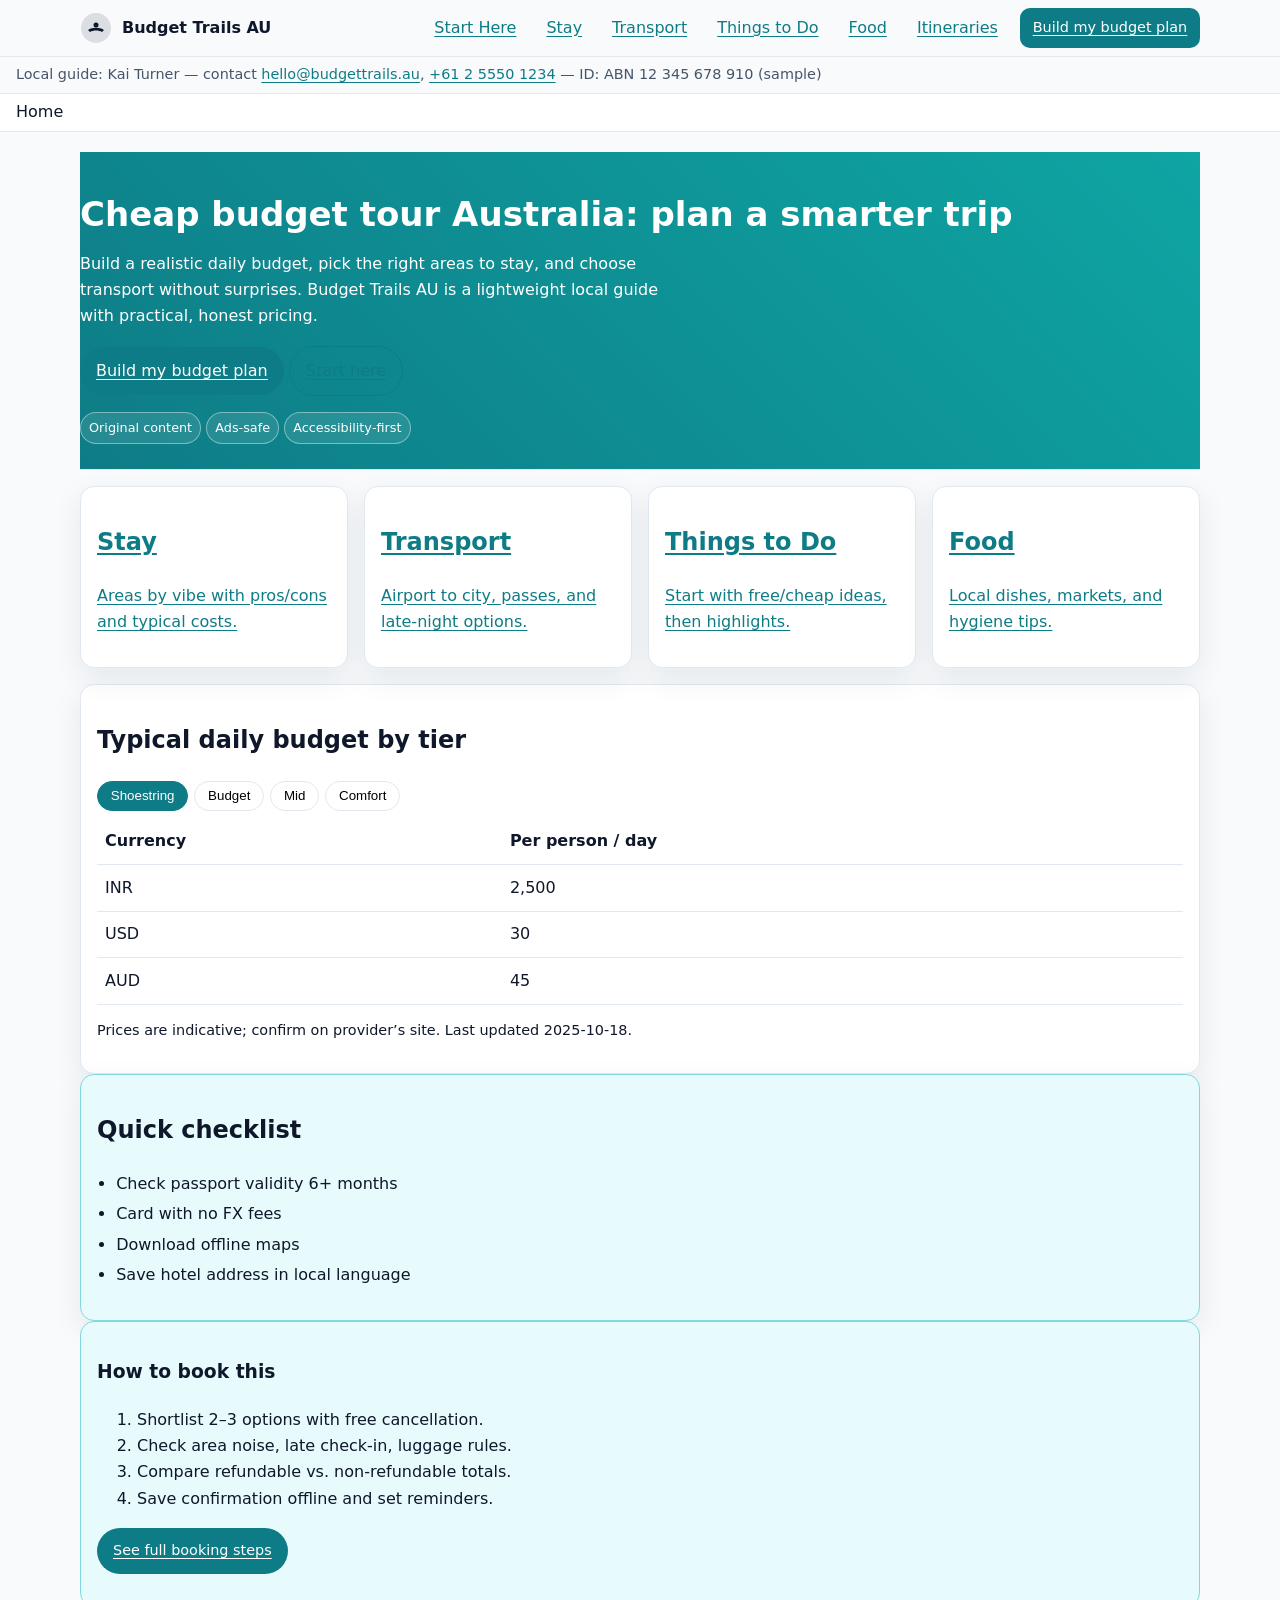
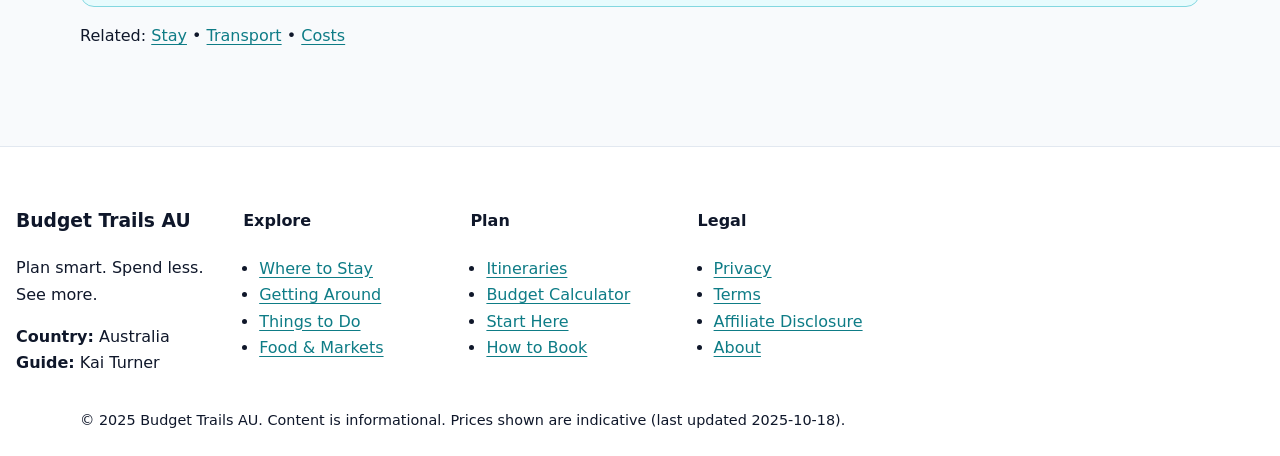
<file: index.html>
<!DOCTYPE html>
<html lang="en">
<head>
<meta charset="utf-8">
<meta name="viewport" content="width=device-width, initial-scale=1">
<title>Budget Trails AU — local budget guide for Australia</title>
<meta name="description" content="Budget Trails AU: practical, original tips to plan an affordable trip in Australia.">
<link rel="preload" href="assets/styles.css" as="style">
<link rel="stylesheet" href="assets/styles.css">
<script defer src="assets/site.js"></script>
<meta name="theme-color" content="#0e7c86">
</head>
<body>
<a class="skip-link" href="#main">Skip to content</a>
<header class="site-header" role="banner">
  <div class="container row between center">
    <a class="brand" href="index.html">
      <svg class="logo" viewBox="0 0 64 64" aria-hidden="true">
        <circle cx="32" cy="32" r="30" fill="currentColor" opacity=".12"/>
        <path d="M16 36c8-6 24-6 32 0l-4 4c-6-4-18-4-24 0l-4-4z" fill="currentColor"/>
        <circle cx="32" cy="26" r="5" fill="currentColor"/>
      </svg>
      <span class="brand-text">Budget Trails AU</span>
    </a>
    <nav class="site-nav" aria-label="Primary">
      <button class="nav-toggle" aria-expanded="false" aria-controls="nav-list">Menu</button>
      <ul id="nav-list">
        <li><a href="start-here.html">Start Here</a></li>
        <li><a href="stay.html">Stay</a></li>
        <li><a href="transport.html">Transport</a></li>
        <li><a href="things-to-do.html">Things to Do</a></li>
        <li><a href="food.html">Food</a></li>
        <li><a href="itineraries.html">Itineraries</a></li>
        <li><a href="costs.html" class="btn small">Build my budget plan</a></li>
      </ul>
    </nav>
  </div>
  <div class="contact-meta" role="note">
    Local guide: Kai Turner — contact <a href="mailto:hello@budgettrails.au">hello@budgettrails.au</a>, <a href="tel:+61 2 5550 1234">+61 2 5550 1234</a> — ID: ABN 12 345 678 910 (sample)
  </div>
</header>
<nav class="breadcrumb" aria-label="Breadcrumb"><ol><li aria-current="page">Home</li></ol></nav>
<main id="main" class="container">

<section class="hero splash reveal">
  <h1>Cheap budget tour Australia: plan a smarter trip</h1>
  <p>Build a realistic daily budget, pick the right areas to stay, and choose transport without surprises. Budget Trails AU is a lightweight local guide with practical, honest pricing.</p>
  <p><a class="btn" href="costs.html">Build my budget plan</a> <a class="btn ghost" href="start-here.html">Start here</a></p>
  <div class="trust" style="margin-top: 1rem;">
    <span class="badge" style="background:rgba(255,255,255,.1); border-color:rgba(255,255,255,.4); color:white;">Original content</span>
    <span class="badge" style="background:rgba(255,255,255,.1); border-color:rgba(255,255,255,.4); color:white;">Ads‑safe</span>
    <span class="badge" style="background:rgba(255,255,255,.1); border-color:rgba(255,255,255,.4); color:white;">Accessibility‑first</span>
  </div>
</section>
<section class="grid two reveal">
  <a class="card" href="stay.html"><h2>Stay</h2><p>Areas by vibe with pros/cons and typical costs.</p></a>
  <a class="card" href="transport.html"><h2>Transport</h2><p>Airport to city, passes, and late‑night options.</p></a>
  <a class="card" href="things-to-do.html"><h2>Things to Do</h2><p>Start with free/cheap ideas, then highlights.</p></a>
  <a class="card" href="food.html"><h2>Food</h2><p>Local dishes, markets, and hygiene tips.</p></a>
</section>

<section class="card">
  <h2>Typical daily budget by tier</h2>
  <div class="tabs" role="tablist" aria-label="Budget tiers">
    <button role="tab" aria-selected="true" aria-controls="tab-ss" id="tabbtn-ss">Shoestring</button>
    <button role="tab" aria-selected="false" aria-controls="tab-bu" id="tabbtn-bu">Budget</button>
    <button role="tab" aria-selected="false" aria-controls="tab-mi" id="tabbtn-mi">Mid</button>
    <button role="tab" aria-selected="false" aria-controls="tab-co" id="tabbtn-co">Comfort</button>
  </div>
  <div id="tab-ss" role="tabpanel" aria-labelledby="tabbtn-ss">
    <table class="striped">
      <thead><tr><th>Currency</th><th>Per person / day</th></tr></thead>
      <tbody>
        <tr><td>INR</td><td data-bind="tier.Shoestring.inr">2,500</td></tr>
        <tr><td>USD</td><td data-bind="tier.Shoestring.usd">30</td></tr>
        <tr><td>AUD</td><td data-bind="tier.Shoestring.local">45</td></tr>
      </tbody>
    </table>
  </div>
  <div id="tab-bu" role="tabpanel" aria-labelledby="tabbtn-bu" hidden>
    <table class="striped"><thead><tr><th>Currency</th><th>Per person / day</th></tr></thead>
      <tbody>
        <tr><td>INR</td><td data-bind="tier.Budget.inr">4,500</td></tr>
        <tr><td>USD</td><td data-bind="tier.Budget.usd">55</td></tr>
        <tr><td>AUD</td><td data-bind="tier.Budget.local">80</td></tr>
      </tbody>
    </table>
  </div>
  <div id="tab-mi" role="tabpanel" aria-labelledby="tabbtn-mi" hidden>
    <table class="striped"><thead><tr><th>Currency</th><th>Per person / day</th></tr></thead>
      <tbody>
        <tr><td>INR</td><td data-bind="tier.Mid.inr">9,000</td></tr>
        <tr><td>USD</td><td data-bind="tier.Mid.usd">110</td></tr>
        <tr><td>AUD</td><td data-bind="tier.Mid.local">160</td></tr>
      </tbody>
    </table>
  </div>
  <div id="tab-co" role="tabpanel" aria-labelledby="tabbtn-co" hidden>
    <table class="striped"><thead><tr><th>Currency</th><th>Per person / day</th></tr></thead>
      <tbody>
        <tr><td>INR</td><td data-bind="tier.Comfort.inr">17,000</td></tr>
        <tr><td>USD</td><td data-bind="tier.Comfort.usd">210</td></tr>
        <tr><td>AUD</td><td data-bind="tier.Comfort.local">300</td></tr>
      </tbody>
    </table>
  </div>
  <p class="small">Prices are indicative; confirm on provider’s site. Last updated <span data-bind="last_updated">2025-10-18</span>.</p>
</section>


<section class="card notice info">
  <h2>Quick checklist</h2>
  <ul class="checklist"><li>Check passport validity 6+ months</li><li>Card with no FX fees</li><li>Download offline maps</li><li>Save hotel address in local language</li></ul>
</section>


<section class="notice info">
  <h3>How to book this</h3>
  <ol class="compact">
    <li>Shortlist 2–3 options with free cancellation.</li>
    <li>Check area noise, late check-in, luggage rules.</li>
    <li>Compare refundable vs. non-refundable totals.</li>
    <li>Save confirmation offline and set reminders.</li>
  </ol>
  <p><a class="btn small" href="how-to-book.html">See full booking steps</a></p>
</section>


<p class="related">Related: <a href="stay.html">Stay</a> • <a href="transport.html">Transport</a> • <a href="costs.html">Costs</a></p>


</main>
<footer class="site-footer" role="contentinfo">
  <div class="container grid four">
    <section>
      <h3>Budget Trails AU</h3>
      <p class="tagline">Plan smart. Spend less. See more.</p>
      <p><strong>Country:</strong> Australia<br>
      <strong>Guide:</strong> Kai Turner</p>
    </section>
    <section>
      <h4>Explore</h4>
      <ul class="list">
        <li><a href="stay.html">Where to Stay</a></li>
        <li><a href="transport.html">Getting Around</a></li>
        <li><a href="things-to-do.html">Things to Do</a></li>
        <li><a href="food.html">Food & Markets</a></li>
      </ul>
    </section>
    <section>
      <h4>Plan</h4>
      <ul class="list">
        <li><a href="itineraries.html">Itineraries</a></li>
        <li><a href="costs.html">Budget Calculator</a></li>
        <li><a href="start-here.html">Start Here</a></li>
        <li><a href="how-to-book.html">How to Book</a></li>
      </ul>
    </section>
    <section>
      <h4>Legal</h4>
      <ul class="list">
        <li><a href="privacy.html">Privacy</a></li>
        <li><a href="terms.html">Terms</a></li>
        <li><a href="affiliate-disclosure.html">Affiliate Disclosure</a></li>
        <li><a href="about.html">About</a></li>
      </ul>
    </section>
  </div>
  <div class="container small">© 2025 Budget Trails AU. Content is informational. Prices shown are indicative (last updated 2025-10-18).</div>
</footer>
</body>
</html>
</file>
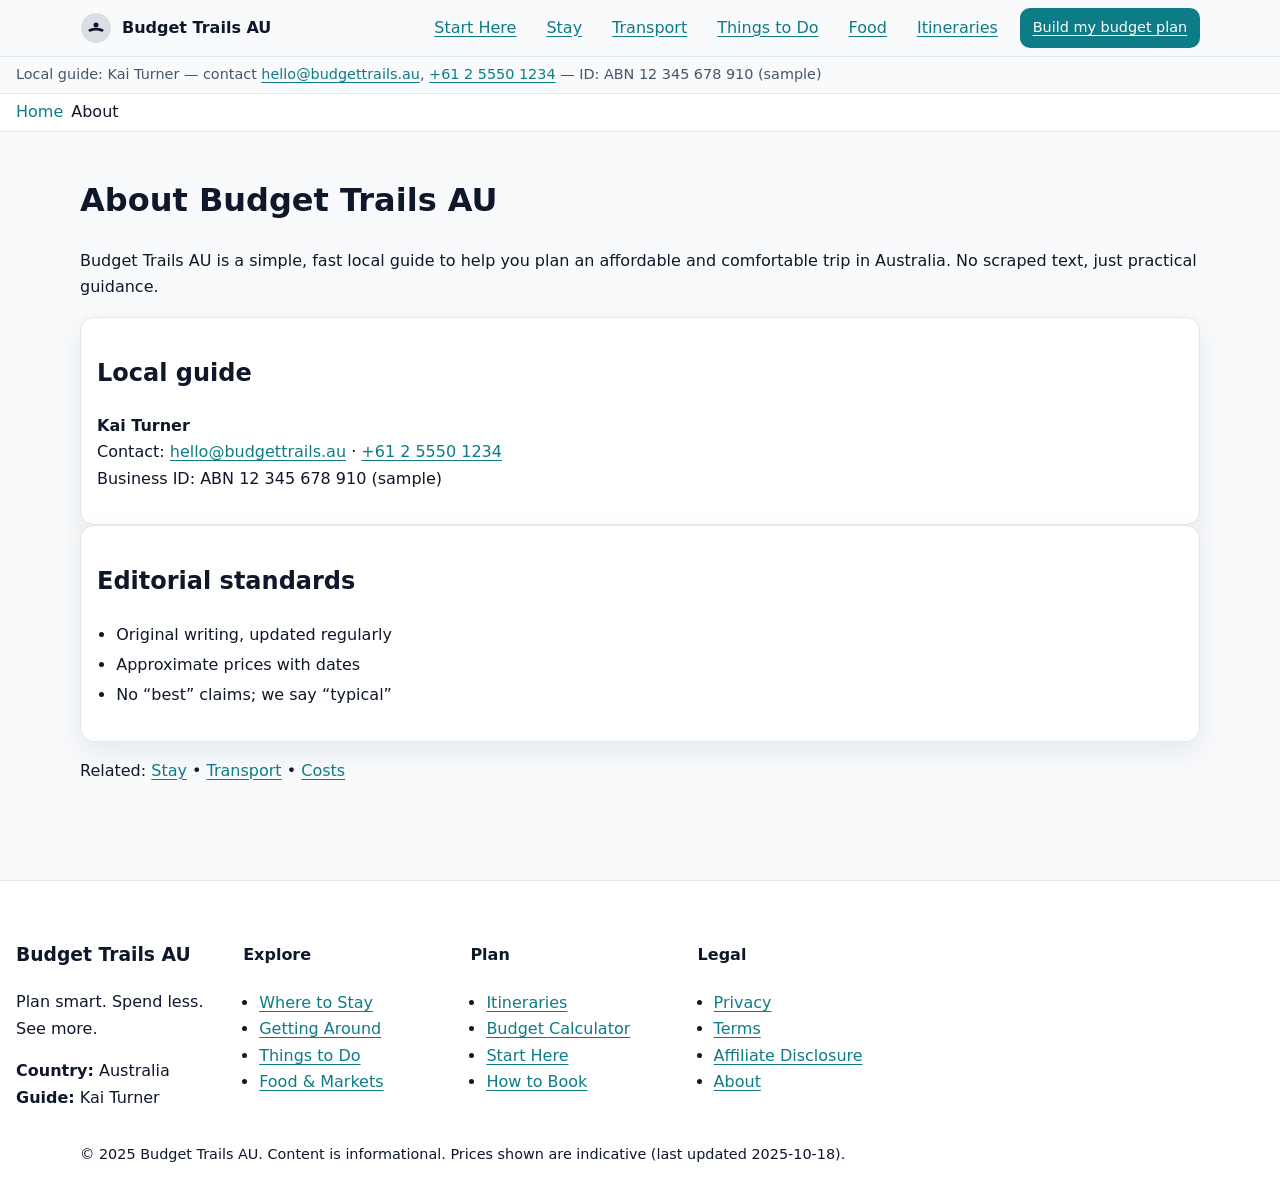
<file: about.html>
<!DOCTYPE html>
<html lang="en">
<head>
<meta charset="utf-8">
<meta name="viewport" content="width=device-width, initial-scale=1">
<title>About — Budget Trails AU</title>
<meta name="description" content="Who we are, how to contact us, and our editorial approach.">
<link rel="preload" href="assets/styles.css" as="style">
<link rel="stylesheet" href="assets/styles.css">
<script defer src="assets/site.js"></script>
<meta name="theme-color" content="#0e7c86">
</head>
<body>
<a class="skip-link" href="#main">Skip to content</a>
<header class="site-header" role="banner">
  <div class="container row between center">
    <a class="brand" href="index.html">
      <svg class="logo" viewBox="0 0 64 64" aria-hidden="true">
        <circle cx="32" cy="32" r="30" fill="currentColor" opacity=".12"/>
        <path d="M16 36c8-6 24-6 32 0l-4 4c-6-4-18-4-24 0l-4-4z" fill="currentColor"/>
        <circle cx="32" cy="26" r="5" fill="currentColor"/>
      </svg>
      <span class="brand-text">Budget Trails AU</span>
    </a>
    <nav class="site-nav" aria-label="Primary">
      <button class="nav-toggle" aria-expanded="false" aria-controls="nav-list">Menu</button>
      <ul id="nav-list">
        <li><a href="start-here.html">Start Here</a></li>
        <li><a href="stay.html">Stay</a></li>
        <li><a href="transport.html">Transport</a></li>
        <li><a href="things-to-do.html">Things to Do</a></li>
        <li><a href="food.html">Food</a></li>
        <li><a href="itineraries.html">Itineraries</a></li>
        <li><a href="costs.html" class="btn small">Build my budget plan</a></li>
      </ul>
    </nav>
  </div>
  <div class="contact-meta" role="note">
    Local guide: Kai Turner — contact <a href="mailto:hello@budgettrails.au">hello@budgettrails.au</a>, <a href="tel:+61 2 5550 1234">+61 2 5550 1234</a> — ID: ABN 12 345 678 910 (sample)
  </div>
</header>
<nav class="breadcrumb" aria-label="Breadcrumb"><ol><li><a href="index.html">Home</a></li><li aria-current="page">About</li></ol></nav>
<main id="main" class="container">

<h1>About Budget Trails AU</h1>
<p>Budget Trails AU is a simple, fast local guide to help you plan an affordable and comfortable trip in Australia. No scraped text, just practical guidance.</p>
<section class="card">
  <h2>Local guide</h2>
  <p><strong>Kai Turner</strong><br>
  Contact: <a href="mailto:hello@budgettrails.au">hello@budgettrails.au</a> · <a href="tel:+61 2 5550 1234">+61 2 5550 1234</a><br>
  Business ID: ABN 12 345 678 910 (sample)</p>
</section>
<section class="card">
  <h2>Editorial standards</h2>
  <ul class="checklist">
    <li>Original writing, updated regularly</li>
    <li>Approximate prices with dates</li>
    <li>No “best” claims; we say “typical”</li>
  </ul>
</section>

<p class="related">Related: <a href="stay.html">Stay</a> • <a href="transport.html">Transport</a> • <a href="costs.html">Costs</a></p>


</main>
<footer class="site-footer" role="contentinfo">
  <div class="container grid four">
    <section>
      <h3>Budget Trails AU</h3>
      <p class="tagline">Plan smart. Spend less. See more.</p>
      <p><strong>Country:</strong> Australia<br>
      <strong>Guide:</strong> Kai Turner</p>
    </section>
    <section>
      <h4>Explore</h4>
      <ul class="list">
        <li><a href="stay.html">Where to Stay</a></li>
        <li><a href="transport.html">Getting Around</a></li>
        <li><a href="things-to-do.html">Things to Do</a></li>
        <li><a href="food.html">Food & Markets</a></li>
      </ul>
    </section>
    <section>
      <h4>Plan</h4>
      <ul class="list">
        <li><a href="itineraries.html">Itineraries</a></li>
        <li><a href="costs.html">Budget Calculator</a></li>
        <li><a href="start-here.html">Start Here</a></li>
        <li><a href="how-to-book.html">How to Book</a></li>
      </ul>
    </section>
    <section>
      <h4>Legal</h4>
      <ul class="list">
        <li><a href="privacy.html">Privacy</a></li>
        <li><a href="terms.html">Terms</a></li>
        <li><a href="affiliate-disclosure.html">Affiliate Disclosure</a></li>
        <li><a href="about.html">About</a></li>
      </ul>
    </section>
  </div>
  <div class="container small">© 2025 Budget Trails AU. Content is informational. Prices shown are indicative (last updated 2025-10-18).</div>
</footer>
</body>
</html>
</file>
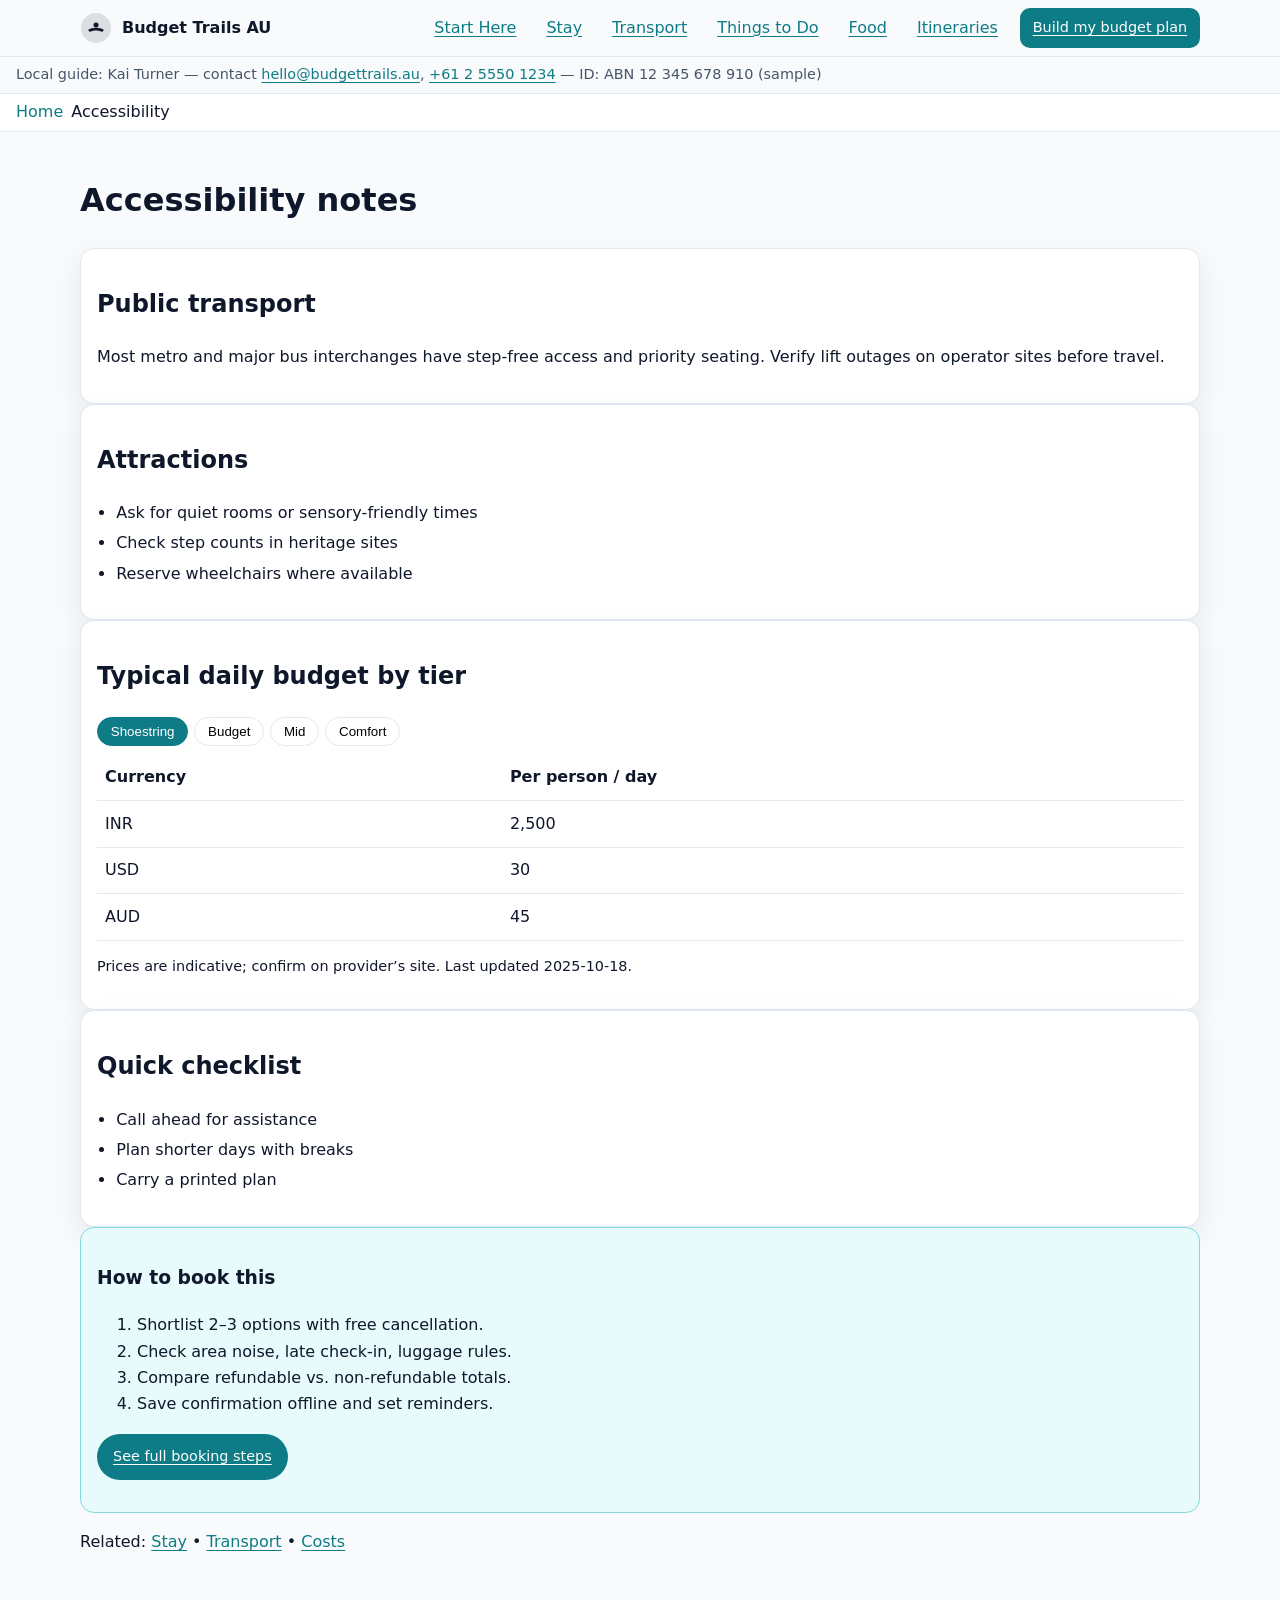
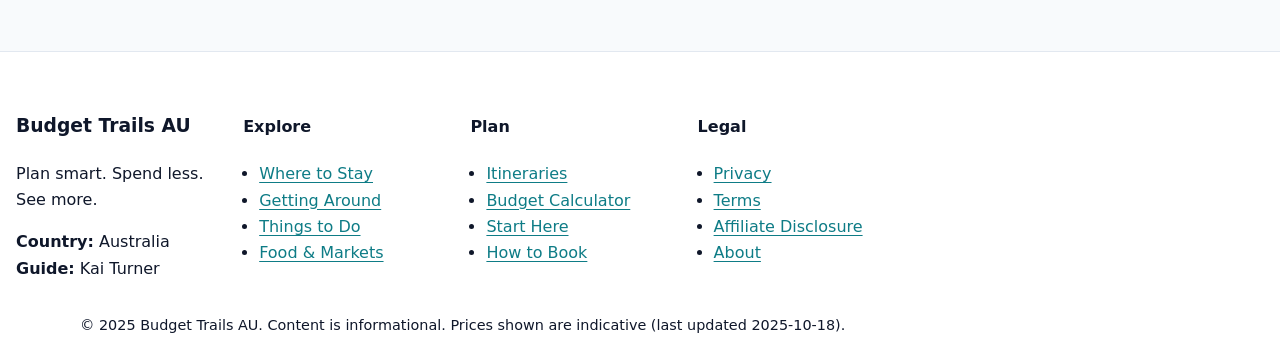
<file: accessibility.html>
<!DOCTYPE html>
<html lang="en">
<head>
<meta charset="utf-8">
<meta name="viewport" content="width=device-width, initial-scale=1">
<title>Accessibility — Budget Trails AU</title>
<meta name="description" content="Transit access, step counts, and sensory notes for calmer travel.">
<link rel="preload" href="assets/styles.css" as="style">
<link rel="stylesheet" href="assets/styles.css">
<script defer src="assets/site.js"></script>
<meta name="theme-color" content="#0e7c86">
</head>
<body>
<a class="skip-link" href="#main">Skip to content</a>
<header class="site-header" role="banner">
  <div class="container row between center">
    <a class="brand" href="index.html">
      <svg class="logo" viewBox="0 0 64 64" aria-hidden="true">
        <circle cx="32" cy="32" r="30" fill="currentColor" opacity=".12"/>
        <path d="M16 36c8-6 24-6 32 0l-4 4c-6-4-18-4-24 0l-4-4z" fill="currentColor"/>
        <circle cx="32" cy="26" r="5" fill="currentColor"/>
      </svg>
      <span class="brand-text">Budget Trails AU</span>
    </a>
    <nav class="site-nav" aria-label="Primary">
      <button class="nav-toggle" aria-expanded="false" aria-controls="nav-list">Menu</button>
      <ul id="nav-list">
        <li><a href="start-here.html">Start Here</a></li>
        <li><a href="stay.html">Stay</a></li>
        <li><a href="transport.html">Transport</a></li>
        <li><a href="things-to-do.html">Things to Do</a></li>
        <li><a href="food.html">Food</a></li>
        <li><a href="itineraries.html">Itineraries</a></li>
        <li><a href="costs.html" class="btn small">Build my budget plan</a></li>
      </ul>
    </nav>
  </div>
  <div class="contact-meta" role="note">
    Local guide: Kai Turner — contact <a href="mailto:hello@budgettrails.au">hello@budgettrails.au</a>, <a href="tel:+61 2 5550 1234">+61 2 5550 1234</a> — ID: ABN 12 345 678 910 (sample)
  </div>
</header>
<nav class="breadcrumb" aria-label="Breadcrumb"><ol><li><a href="index.html">Home</a></li><li aria-current="page">Accessibility</li></ol></nav>
<main id="main" class="container">

<h1>Accessibility notes</h1>
<section class="card">
  <h2>Public transport</h2>
  <p>Most metro and major bus interchanges have step‑free access and priority seating. Verify lift outages on operator sites before travel.</p>
</section>
<section class="card">
  <h2>Attractions</h2>
  <ul class="checklist">
    <li>Ask for quiet rooms or sensory‑friendly times</li>
    <li>Check step counts in heritage sites</li>
    <li>Reserve wheelchairs where available</li>
  </ul>
</section>

<section class="card">
  <h2>Typical daily budget by tier</h2>
  <div class="tabs" role="tablist" aria-label="Budget tiers">
    <button role="tab" aria-selected="true" aria-controls="tab-ss" id="tabbtn-ss">Shoestring</button>
    <button role="tab" aria-selected="false" aria-controls="tab-bu" id="tabbtn-bu">Budget</button>
    <button role="tab" aria-selected="false" aria-controls="tab-mi" id="tabbtn-mi">Mid</button>
    <button role="tab" aria-selected="false" aria-controls="tab-co" id="tabbtn-co">Comfort</button>
  </div>
  <div id="tab-ss" role="tabpanel" aria-labelledby="tabbtn-ss">
    <table class="striped">
      <thead><tr><th>Currency</th><th>Per person / day</th></tr></thead>
      <tbody>
        <tr><td>INR</td><td data-bind="tier.Shoestring.inr">2,500</td></tr>
        <tr><td>USD</td><td data-bind="tier.Shoestring.usd">30</td></tr>
        <tr><td>AUD</td><td data-bind="tier.Shoestring.local">45</td></tr>
      </tbody>
    </table>
  </div>
  <div id="tab-bu" role="tabpanel" aria-labelledby="tabbtn-bu" hidden>
    <table class="striped"><thead><tr><th>Currency</th><th>Per person / day</th></tr></thead>
      <tbody>
        <tr><td>INR</td><td data-bind="tier.Budget.inr">4,500</td></tr>
        <tr><td>USD</td><td data-bind="tier.Budget.usd">55</td></tr>
        <tr><td>AUD</td><td data-bind="tier.Budget.local">80</td></tr>
      </tbody>
    </table>
  </div>
  <div id="tab-mi" role="tabpanel" aria-labelledby="tabbtn-mi" hidden>
    <table class="striped"><thead><tr><th>Currency</th><th>Per person / day</th></tr></thead>
      <tbody>
        <tr><td>INR</td><td data-bind="tier.Mid.inr">9,000</td></tr>
        <tr><td>USD</td><td data-bind="tier.Mid.usd">110</td></tr>
        <tr><td>AUD</td><td data-bind="tier.Mid.local">160</td></tr>
      </tbody>
    </table>
  </div>
  <div id="tab-co" role="tabpanel" aria-labelledby="tabbtn-co" hidden>
    <table class="striped"><thead><tr><th>Currency</th><th>Per person / day</th></tr></thead>
      <tbody>
        <tr><td>INR</td><td data-bind="tier.Comfort.inr">17,000</td></tr>
        <tr><td>USD</td><td data-bind="tier.Comfort.usd">210</td></tr>
        <tr><td>AUD</td><td data-bind="tier.Comfort.local">300</td></tr>
      </tbody>
    </table>
  </div>
  <p class="small">Prices are indicative; confirm on provider’s site. Last updated <span data-bind="last_updated">2025-10-18</span>.</p>
</section>


<section class="card">
  <h2>Quick checklist</h2>
  <ul class="checklist"><li>Call ahead for assistance</li><li>Plan shorter days with breaks</li><li>Carry a printed plan</li></ul>
</section>


<section class="notice info">
  <h3>How to book this</h3>
  <ol class="compact">
    <li>Shortlist 2–3 options with free cancellation.</li>
    <li>Check area noise, late check-in, luggage rules.</li>
    <li>Compare refundable vs. non-refundable totals.</li>
    <li>Save confirmation offline and set reminders.</li>
  </ol>
  <p><a class="btn small" href="how-to-book.html">See full booking steps</a></p>
</section>


<p class="related">Related: <a href="stay.html">Stay</a> • <a href="transport.html">Transport</a> • <a href="costs.html">Costs</a></p>


</main>
<footer class="site-footer" role="contentinfo">
  <div class="container grid four">
    <section>
      <h3>Budget Trails AU</h3>
      <p class="tagline">Plan smart. Spend less. See more.</p>
      <p><strong>Country:</strong> Australia<br>
      <strong>Guide:</strong> Kai Turner</p>
    </section>
    <section>
      <h4>Explore</h4>
      <ul class="list">
        <li><a href="stay.html">Where to Stay</a></li>
        <li><a href="transport.html">Getting Around</a></li>
        <li><a href="things-to-do.html">Things to Do</a></li>
        <li><a href="food.html">Food & Markets</a></li>
      </ul>
    </section>
    <section>
      <h4>Plan</h4>
      <ul class="list">
        <li><a href="itineraries.html">Itineraries</a></li>
        <li><a href="costs.html">Budget Calculator</a></li>
        <li><a href="start-here.html">Start Here</a></li>
        <li><a href="how-to-book.html">How to Book</a></li>
      </ul>
    </section>
    <section>
      <h4>Legal</h4>
      <ul class="list">
        <li><a href="privacy.html">Privacy</a></li>
        <li><a href="terms.html">Terms</a></li>
        <li><a href="affiliate-disclosure.html">Affiliate Disclosure</a></li>
        <li><a href="about.html">About</a></li>
      </ul>
    </section>
  </div>
  <div class="container small">© 2025 Budget Trails AU. Content is informational. Prices shown are indicative (last updated 2025-10-18).</div>
</footer>
</body>
</html>
</file>
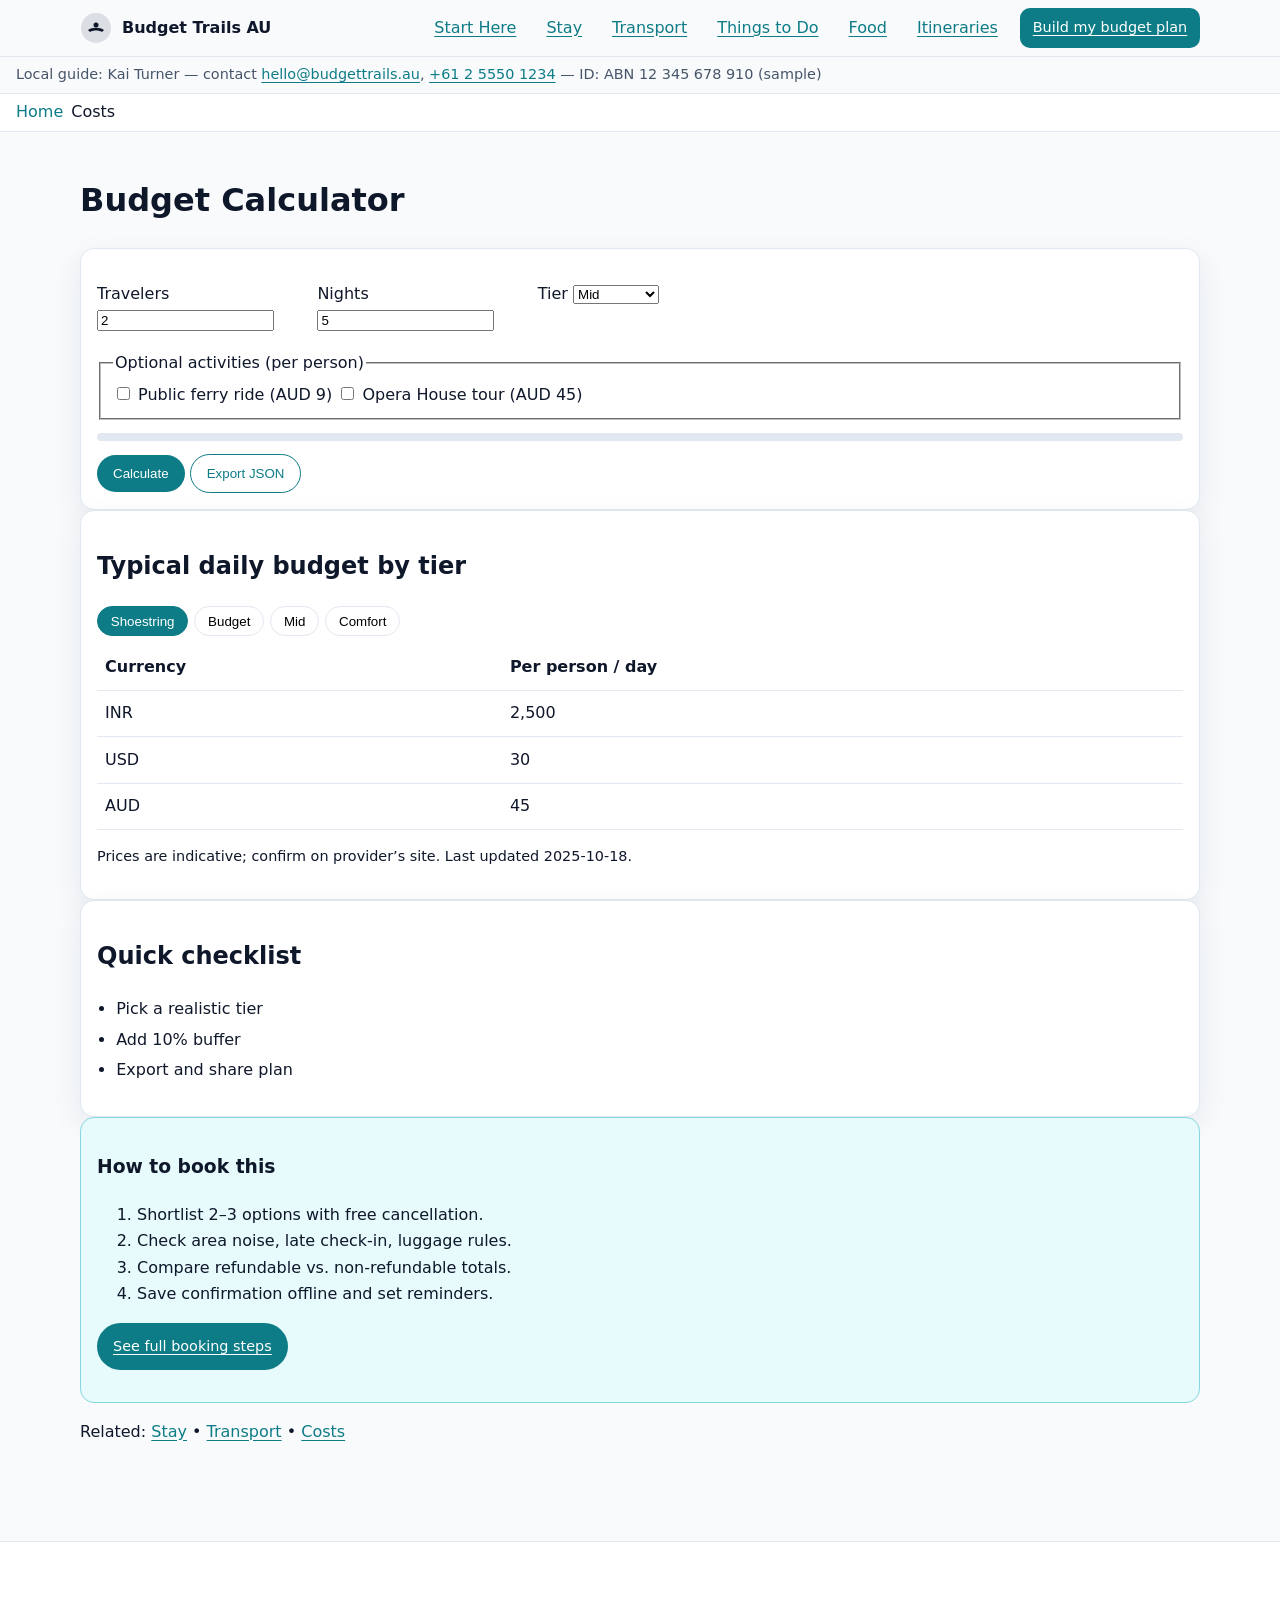
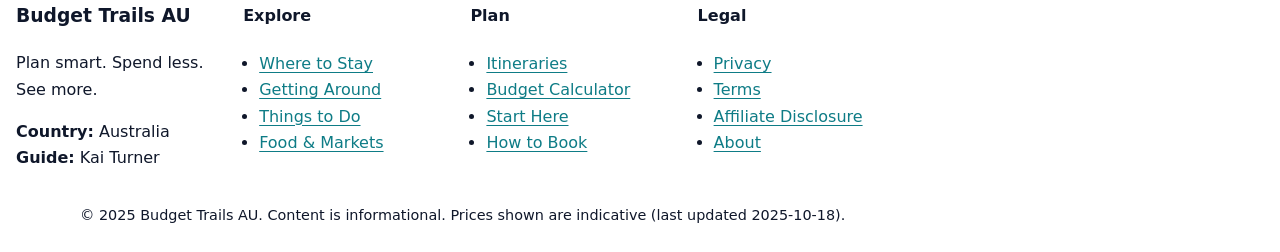
<file: costs.html>
<!DOCTYPE html>
<html lang="en">
<head>
<meta charset="utf-8">
<meta name="viewport" content="width=device-width, initial-scale=1">
<title>Costs — Budget Trails AU</title>
<meta name="description" content="Interactive calculator for a realistic budget in multiple currencies.">
<link rel="preload" href="assets/styles.css" as="style">
<link rel="stylesheet" href="assets/styles.css">
<script defer src="assets/site.js"></script>
<meta name="theme-color" content="#0e7c86">
</head>
<body>
<a class="skip-link" href="#main">Skip to content</a>
<header class="site-header" role="banner">
  <div class="container row between center">
    <a class="brand" href="index.html">
      <svg class="logo" viewBox="0 0 64 64" aria-hidden="true">
        <circle cx="32" cy="32" r="30" fill="currentColor" opacity=".12"/>
        <path d="M16 36c8-6 24-6 32 0l-4 4c-6-4-18-4-24 0l-4-4z" fill="currentColor"/>
        <circle cx="32" cy="26" r="5" fill="currentColor"/>
      </svg>
      <span class="brand-text">Budget Trails AU</span>
    </a>
    <nav class="site-nav" aria-label="Primary">
      <button class="nav-toggle" aria-expanded="false" aria-controls="nav-list">Menu</button>
      <ul id="nav-list">
        <li><a href="start-here.html">Start Here</a></li>
        <li><a href="stay.html">Stay</a></li>
        <li><a href="transport.html">Transport</a></li>
        <li><a href="things-to-do.html">Things to Do</a></li>
        <li><a href="food.html">Food</a></li>
        <li><a href="itineraries.html">Itineraries</a></li>
        <li><a href="costs.html" class="btn small">Build my budget plan</a></li>
      </ul>
    </nav>
  </div>
  <div class="contact-meta" role="note">
    Local guide: Kai Turner — contact <a href="mailto:hello@budgettrails.au">hello@budgettrails.au</a>, <a href="tel:+61 2 5550 1234">+61 2 5550 1234</a> — ID: ABN 12 345 678 910 (sample)
  </div>
</header>
<nav class="breadcrumb" aria-label="Breadcrumb"><ol><li><a href="index.html">Home</a></li><li aria-current="page">Costs</li></ol></nav>
<main id="main" class="container">

<h1>Budget Calculator</h1>
<form id="calc" class="card" novalidate>
  <div class="grid three">
    <label>Travelers <input type="number" id="trav" min="1" value="2" required></label>
    <label>Nights <input type="number" id="nights" min="1" value="5" required></label>
    <label>Tier
      <select id="tier">
        <option>Shoestring</option>
        <option>Budget</option>
        <option selected>Mid</option>
        <option>Comfort</option>
      </select>
    </label>
  </div>
  <fieldset>
    <legend>Optional activities (per person)</legend>
    <label><input type="checkbox" class="act" data-local="9"> Public ferry ride (AUD 9)</label>
    <label><input type="checkbox" class="act" data-local="45"> Opera House tour (AUD 45)</label>
  </fieldset>
  <div class="progress"><div id="prog"></div></div>
  <button class="btn" type="submit">Calculate</button>
  <button class="btn ghost" type="button" id="exportJson">Export JSON</button>
  <output id="result" aria-live="polite"></output>
</form>

<section class="card">
  <h2>Typical daily budget by tier</h2>
  <div class="tabs" role="tablist" aria-label="Budget tiers">
    <button role="tab" aria-selected="true" aria-controls="tab-ss" id="tabbtn-ss">Shoestring</button>
    <button role="tab" aria-selected="false" aria-controls="tab-bu" id="tabbtn-bu">Budget</button>
    <button role="tab" aria-selected="false" aria-controls="tab-mi" id="tabbtn-mi">Mid</button>
    <button role="tab" aria-selected="false" aria-controls="tab-co" id="tabbtn-co">Comfort</button>
  </div>
  <div id="tab-ss" role="tabpanel" aria-labelledby="tabbtn-ss">
    <table class="striped">
      <thead><tr><th>Currency</th><th>Per person / day</th></tr></thead>
      <tbody>
        <tr><td>INR</td><td data-bind="tier.Shoestring.inr">2,500</td></tr>
        <tr><td>USD</td><td data-bind="tier.Shoestring.usd">30</td></tr>
        <tr><td>AUD</td><td data-bind="tier.Shoestring.local">45</td></tr>
      </tbody>
    </table>
  </div>
  <div id="tab-bu" role="tabpanel" aria-labelledby="tabbtn-bu" hidden>
    <table class="striped"><thead><tr><th>Currency</th><th>Per person / day</th></tr></thead>
      <tbody>
        <tr><td>INR</td><td data-bind="tier.Budget.inr">4,500</td></tr>
        <tr><td>USD</td><td data-bind="tier.Budget.usd">55</td></tr>
        <tr><td>AUD</td><td data-bind="tier.Budget.local">80</td></tr>
      </tbody>
    </table>
  </div>
  <div id="tab-mi" role="tabpanel" aria-labelledby="tabbtn-mi" hidden>
    <table class="striped"><thead><tr><th>Currency</th><th>Per person / day</th></tr></thead>
      <tbody>
        <tr><td>INR</td><td data-bind="tier.Mid.inr">9,000</td></tr>
        <tr><td>USD</td><td data-bind="tier.Mid.usd">110</td></tr>
        <tr><td>AUD</td><td data-bind="tier.Mid.local">160</td></tr>
      </tbody>
    </table>
  </div>
  <div id="tab-co" role="tabpanel" aria-labelledby="tabbtn-co" hidden>
    <table class="striped"><thead><tr><th>Currency</th><th>Per person / day</th></tr></thead>
      <tbody>
        <tr><td>INR</td><td data-bind="tier.Comfort.inr">17,000</td></tr>
        <tr><td>USD</td><td data-bind="tier.Comfort.usd">210</td></tr>
        <tr><td>AUD</td><td data-bind="tier.Comfort.local">300</td></tr>
      </tbody>
    </table>
  </div>
  <p class="small">Prices are indicative; confirm on provider’s site. Last updated <span data-bind="last_updated">2025-10-18</span>.</p>
</section>


<section class="card">
  <h2>Quick checklist</h2>
  <ul class="checklist"><li>Pick a realistic tier</li><li>Add 10% buffer</li><li>Export and share plan</li></ul>
</section>


<section class="notice info">
  <h3>How to book this</h3>
  <ol class="compact">
    <li>Shortlist 2–3 options with free cancellation.</li>
    <li>Check area noise, late check-in, luggage rules.</li>
    <li>Compare refundable vs. non-refundable totals.</li>
    <li>Save confirmation offline and set reminders.</li>
  </ol>
  <p><a class="btn small" href="how-to-book.html">See full booking steps</a></p>
</section>


<p class="related">Related: <a href="stay.html">Stay</a> • <a href="transport.html">Transport</a> • <a href="costs.html">Costs</a></p>


</main>
<footer class="site-footer" role="contentinfo">
  <div class="container grid four">
    <section>
      <h3>Budget Trails AU</h3>
      <p class="tagline">Plan smart. Spend less. See more.</p>
      <p><strong>Country:</strong> Australia<br>
      <strong>Guide:</strong> Kai Turner</p>
    </section>
    <section>
      <h4>Explore</h4>
      <ul class="list">
        <li><a href="stay.html">Where to Stay</a></li>
        <li><a href="transport.html">Getting Around</a></li>
        <li><a href="things-to-do.html">Things to Do</a></li>
        <li><a href="food.html">Food & Markets</a></li>
      </ul>
    </section>
    <section>
      <h4>Plan</h4>
      <ul class="list">
        <li><a href="itineraries.html">Itineraries</a></li>
        <li><a href="costs.html">Budget Calculator</a></li>
        <li><a href="start-here.html">Start Here</a></li>
        <li><a href="how-to-book.html">How to Book</a></li>
      </ul>
    </section>
    <section>
      <h4>Legal</h4>
      <ul class="list">
        <li><a href="privacy.html">Privacy</a></li>
        <li><a href="terms.html">Terms</a></li>
        <li><a href="affiliate-disclosure.html">Affiliate Disclosure</a></li>
        <li><a href="about.html">About</a></li>
      </ul>
    </section>
  </div>
  <div class="container small">© 2025 Budget Trails AU. Content is informational. Prices shown are indicative (last updated 2025-10-18).</div>
</footer>
</body>
</html>
</file>
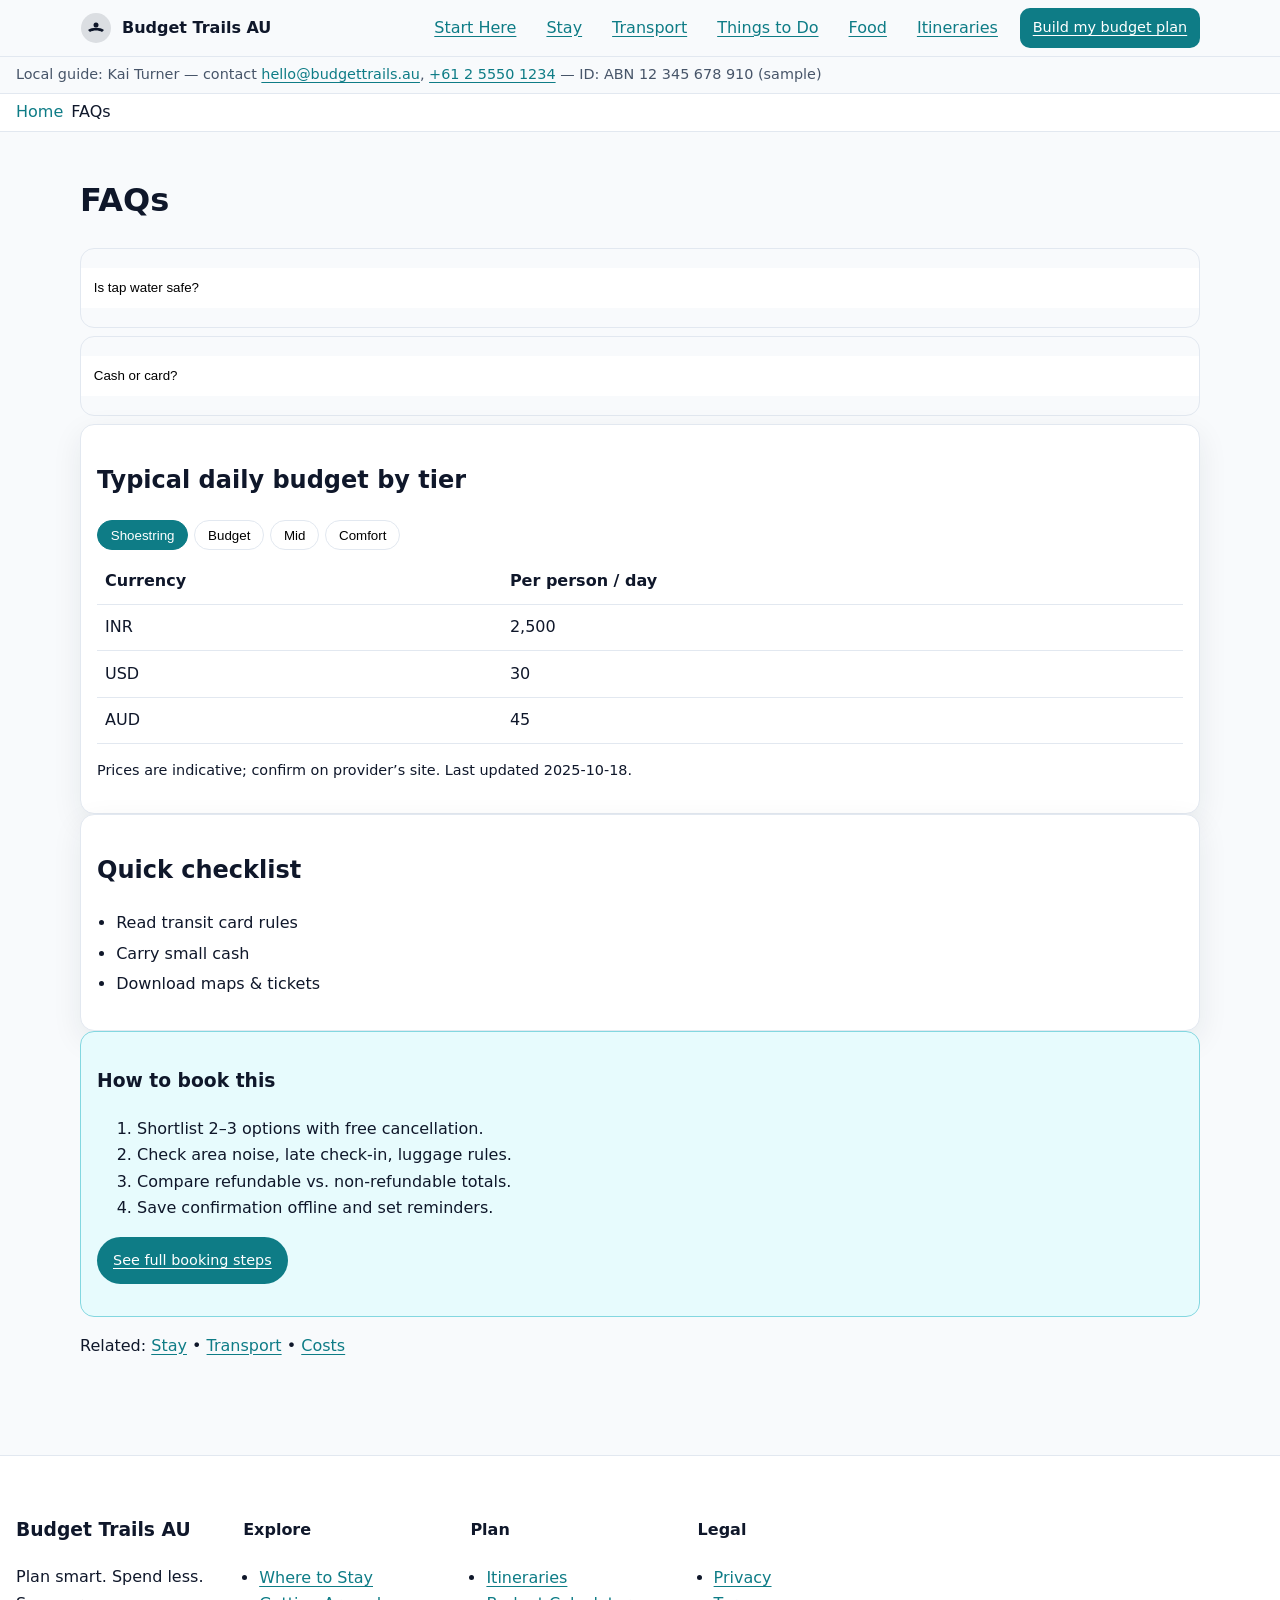
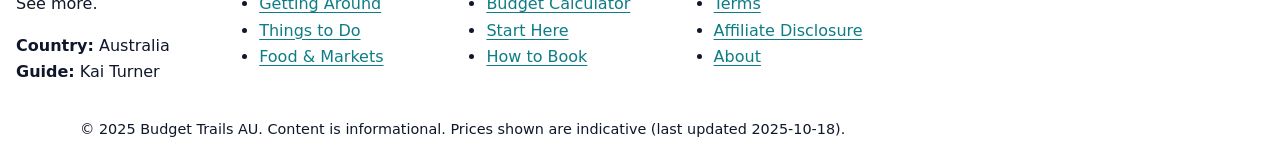
<file: faqs.html>
<!DOCTYPE html>
<html lang="en">
<head>
<meta charset="utf-8">
<meta name="viewport" content="width=device-width, initial-scale=1">
<title>FAQs — Budget Trails AU</title>
<meta name="description" content="Answers to common questions about water, tipping, SIM, cards, and more.">
<link rel="preload" href="assets/styles.css" as="style">
<link rel="stylesheet" href="assets/styles.css">
<script defer src="assets/site.js"></script>
<meta name="theme-color" content="#0e7c86">
</head>
<body>
<a class="skip-link" href="#main">Skip to content</a>
<header class="site-header" role="banner">
  <div class="container row between center">
    <a class="brand" href="index.html">
      <svg class="logo" viewBox="0 0 64 64" aria-hidden="true">
        <circle cx="32" cy="32" r="30" fill="currentColor" opacity=".12"/>
        <path d="M16 36c8-6 24-6 32 0l-4 4c-6-4-18-4-24 0l-4-4z" fill="currentColor"/>
        <circle cx="32" cy="26" r="5" fill="currentColor"/>
      </svg>
      <span class="brand-text">Budget Trails AU</span>
    </a>
    <nav class="site-nav" aria-label="Primary">
      <button class="nav-toggle" aria-expanded="false" aria-controls="nav-list">Menu</button>
      <ul id="nav-list">
        <li><a href="start-here.html">Start Here</a></li>
        <li><a href="stay.html">Stay</a></li>
        <li><a href="transport.html">Transport</a></li>
        <li><a href="things-to-do.html">Things to Do</a></li>
        <li><a href="food.html">Food</a></li>
        <li><a href="itineraries.html">Itineraries</a></li>
        <li><a href="costs.html" class="btn small">Build my budget plan</a></li>
      </ul>
    </nav>
  </div>
  <div class="contact-meta" role="note">
    Local guide: Kai Turner — contact <a href="mailto:hello@budgettrails.au">hello@budgettrails.au</a>, <a href="tel:+61 2 5550 1234">+61 2 5550 1234</a> — ID: ABN 12 345 678 910 (sample)
  </div>
</header>
<nav class="breadcrumb" aria-label="Breadcrumb"><ol><li><a href="index.html">Home</a></li><li aria-current="page">FAQs</li></ol></nav>
<main id="main" class="container">

<h1>FAQs</h1>
<div class="accordion" id="faqList"></div>

<section class="card">
  <h2>Typical daily budget by tier</h2>
  <div class="tabs" role="tablist" aria-label="Budget tiers">
    <button role="tab" aria-selected="true" aria-controls="tab-ss" id="tabbtn-ss">Shoestring</button>
    <button role="tab" aria-selected="false" aria-controls="tab-bu" id="tabbtn-bu">Budget</button>
    <button role="tab" aria-selected="false" aria-controls="tab-mi" id="tabbtn-mi">Mid</button>
    <button role="tab" aria-selected="false" aria-controls="tab-co" id="tabbtn-co">Comfort</button>
  </div>
  <div id="tab-ss" role="tabpanel" aria-labelledby="tabbtn-ss">
    <table class="striped">
      <thead><tr><th>Currency</th><th>Per person / day</th></tr></thead>
      <tbody>
        <tr><td>INR</td><td data-bind="tier.Shoestring.inr">2,500</td></tr>
        <tr><td>USD</td><td data-bind="tier.Shoestring.usd">30</td></tr>
        <tr><td>AUD</td><td data-bind="tier.Shoestring.local">45</td></tr>
      </tbody>
    </table>
  </div>
  <div id="tab-bu" role="tabpanel" aria-labelledby="tabbtn-bu" hidden>
    <table class="striped"><thead><tr><th>Currency</th><th>Per person / day</th></tr></thead>
      <tbody>
        <tr><td>INR</td><td data-bind="tier.Budget.inr">4,500</td></tr>
        <tr><td>USD</td><td data-bind="tier.Budget.usd">55</td></tr>
        <tr><td>AUD</td><td data-bind="tier.Budget.local">80</td></tr>
      </tbody>
    </table>
  </div>
  <div id="tab-mi" role="tabpanel" aria-labelledby="tabbtn-mi" hidden>
    <table class="striped"><thead><tr><th>Currency</th><th>Per person / day</th></tr></thead>
      <tbody>
        <tr><td>INR</td><td data-bind="tier.Mid.inr">9,000</td></tr>
        <tr><td>USD</td><td data-bind="tier.Mid.usd">110</td></tr>
        <tr><td>AUD</td><td data-bind="tier.Mid.local">160</td></tr>
      </tbody>
    </table>
  </div>
  <div id="tab-co" role="tabpanel" aria-labelledby="tabbtn-co" hidden>
    <table class="striped"><thead><tr><th>Currency</th><th>Per person / day</th></tr></thead>
      <tbody>
        <tr><td>INR</td><td data-bind="tier.Comfort.inr">17,000</td></tr>
        <tr><td>USD</td><td data-bind="tier.Comfort.usd">210</td></tr>
        <tr><td>AUD</td><td data-bind="tier.Comfort.local">300</td></tr>
      </tbody>
    </table>
  </div>
  <p class="small">Prices are indicative; confirm on provider’s site. Last updated <span data-bind="last_updated">2025-10-18</span>.</p>
</section>


<section class="card">
  <h2>Quick checklist</h2>
  <ul class="checklist"><li>Read transit card rules</li><li>Carry small cash</li><li>Download maps & tickets</li></ul>
</section>


<section class="notice info">
  <h3>How to book this</h3>
  <ol class="compact">
    <li>Shortlist 2–3 options with free cancellation.</li>
    <li>Check area noise, late check-in, luggage rules.</li>
    <li>Compare refundable vs. non-refundable totals.</li>
    <li>Save confirmation offline and set reminders.</li>
  </ol>
  <p><a class="btn small" href="how-to-book.html">See full booking steps</a></p>
</section>


<p class="related">Related: <a href="stay.html">Stay</a> • <a href="transport.html">Transport</a> • <a href="costs.html">Costs</a></p>


</main>
<footer class="site-footer" role="contentinfo">
  <div class="container grid four">
    <section>
      <h3>Budget Trails AU</h3>
      <p class="tagline">Plan smart. Spend less. See more.</p>
      <p><strong>Country:</strong> Australia<br>
      <strong>Guide:</strong> Kai Turner</p>
    </section>
    <section>
      <h4>Explore</h4>
      <ul class="list">
        <li><a href="stay.html">Where to Stay</a></li>
        <li><a href="transport.html">Getting Around</a></li>
        <li><a href="things-to-do.html">Things to Do</a></li>
        <li><a href="food.html">Food & Markets</a></li>
      </ul>
    </section>
    <section>
      <h4>Plan</h4>
      <ul class="list">
        <li><a href="itineraries.html">Itineraries</a></li>
        <li><a href="costs.html">Budget Calculator</a></li>
        <li><a href="start-here.html">Start Here</a></li>
        <li><a href="how-to-book.html">How to Book</a></li>
      </ul>
    </section>
    <section>
      <h4>Legal</h4>
      <ul class="list">
        <li><a href="privacy.html">Privacy</a></li>
        <li><a href="terms.html">Terms</a></li>
        <li><a href="affiliate-disclosure.html">Affiliate Disclosure</a></li>
        <li><a href="about.html">About</a></li>
      </ul>
    </section>
  </div>
  <div class="container small">© 2025 Budget Trails AU. Content is informational. Prices shown are indicative (last updated 2025-10-18).</div>
</footer>
</body>
</html>
</file>
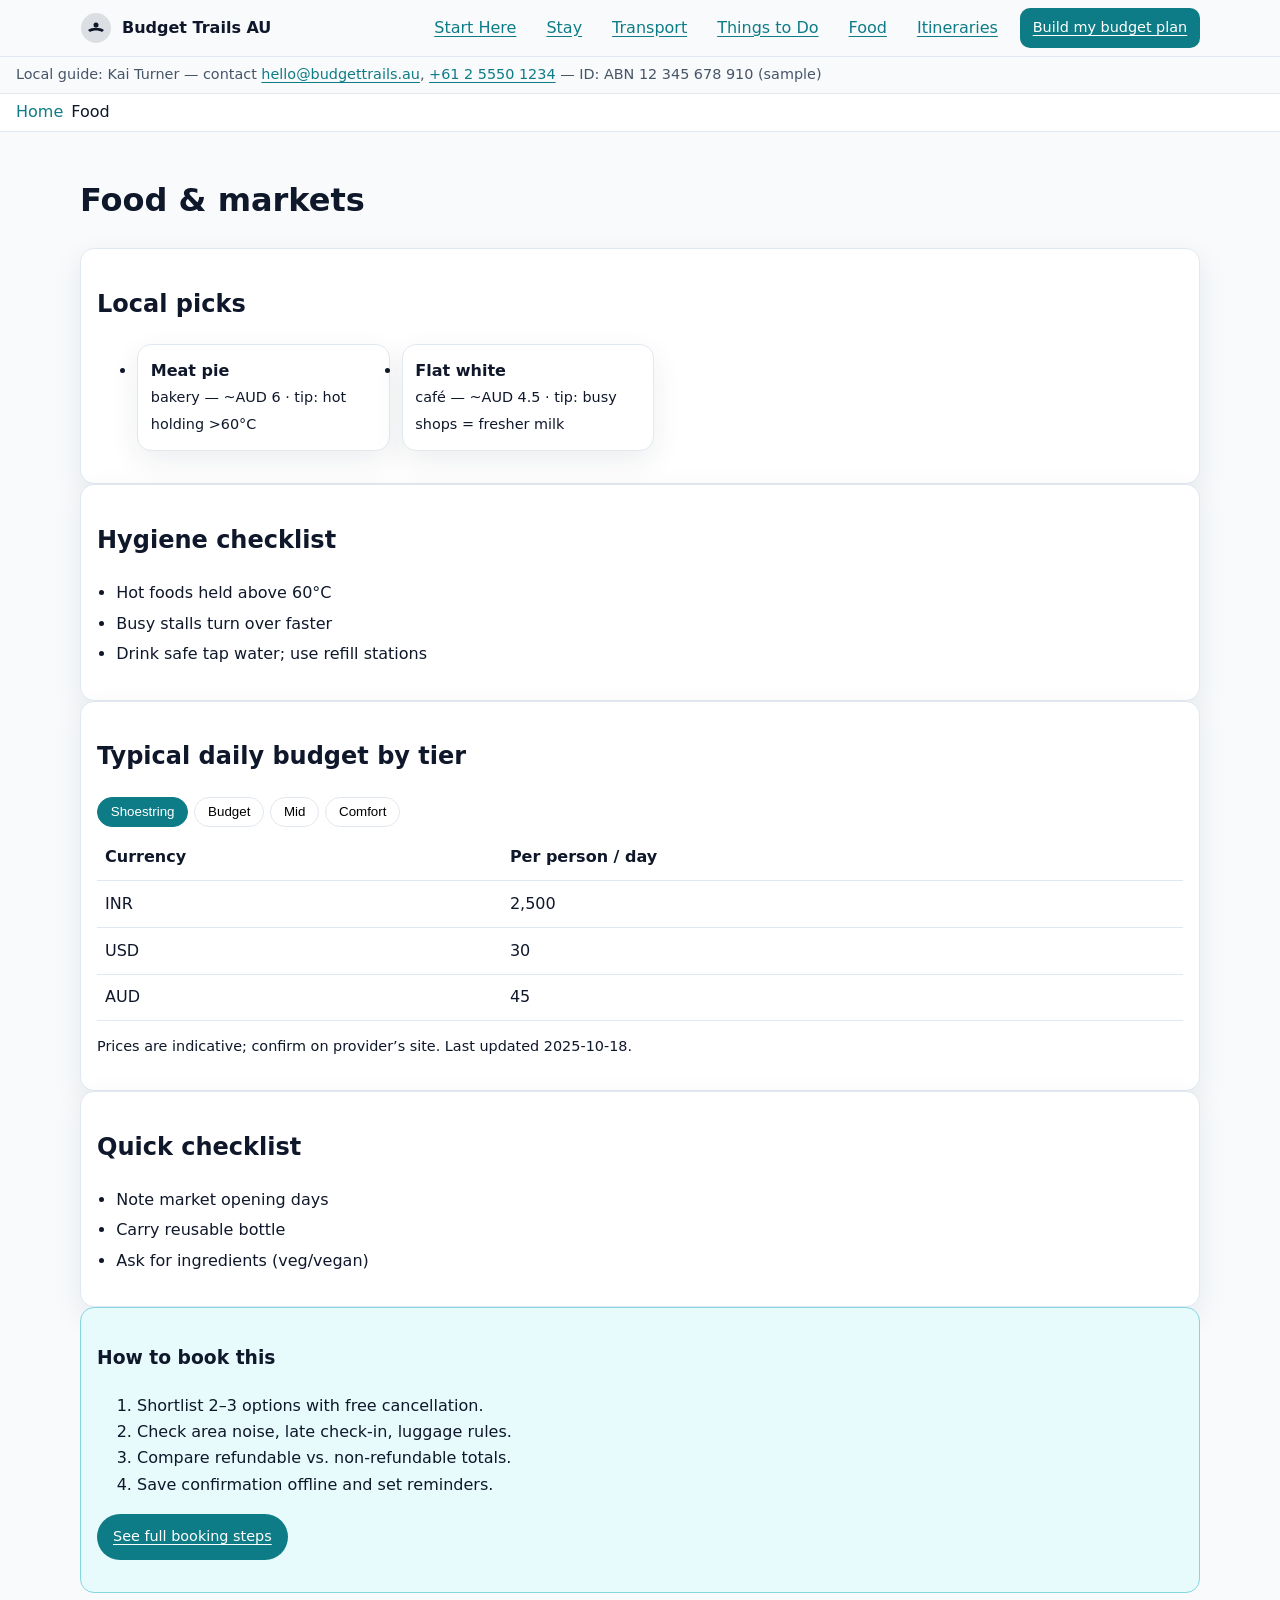
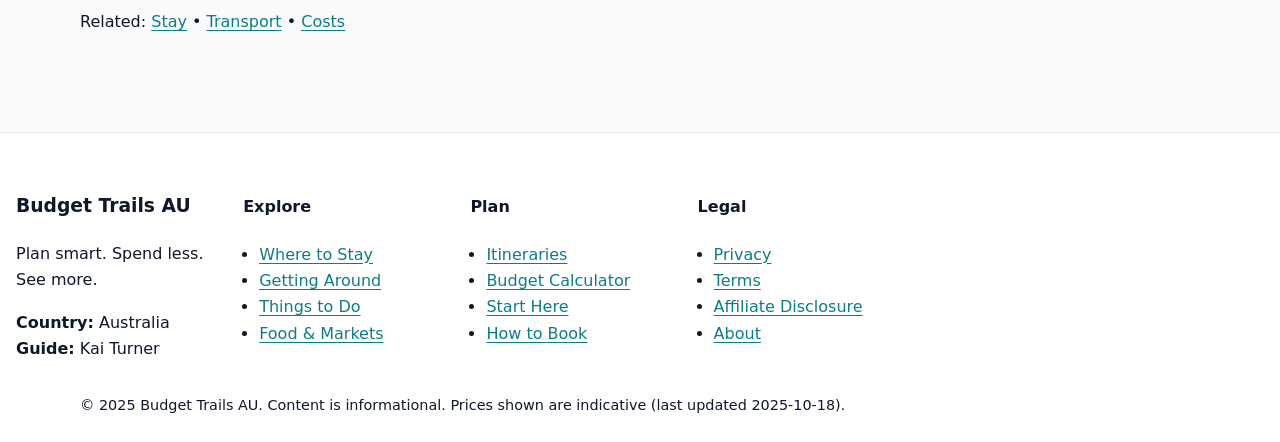
<file: food.html>
<!DOCTYPE html>
<html lang="en">
<head>
<meta charset="utf-8">
<meta name="viewport" content="width=device-width, initial-scale=1">
<title>Food — Budget Trails AU</title>
<meta name="description" content="Local dishes, markets, costs, and hygiene basics.">
<link rel="preload" href="assets/styles.css" as="style">
<link rel="stylesheet" href="assets/styles.css">
<script defer src="assets/site.js"></script>
<meta name="theme-color" content="#0e7c86">
</head>
<body>
<a class="skip-link" href="#main">Skip to content</a>
<header class="site-header" role="banner">
  <div class="container row between center">
    <a class="brand" href="index.html">
      <svg class="logo" viewBox="0 0 64 64" aria-hidden="true">
        <circle cx="32" cy="32" r="30" fill="currentColor" opacity=".12"/>
        <path d="M16 36c8-6 24-6 32 0l-4 4c-6-4-18-4-24 0l-4-4z" fill="currentColor"/>
        <circle cx="32" cy="26" r="5" fill="currentColor"/>
      </svg>
      <span class="brand-text">Budget Trails AU</span>
    </a>
    <nav class="site-nav" aria-label="Primary">
      <button class="nav-toggle" aria-expanded="false" aria-controls="nav-list">Menu</button>
      <ul id="nav-list">
        <li><a href="start-here.html">Start Here</a></li>
        <li><a href="stay.html">Stay</a></li>
        <li><a href="transport.html">Transport</a></li>
        <li><a href="things-to-do.html">Things to Do</a></li>
        <li><a href="food.html">Food</a></li>
        <li><a href="itineraries.html">Itineraries</a></li>
        <li><a href="costs.html" class="btn small">Build my budget plan</a></li>
      </ul>
    </nav>
  </div>
  <div class="contact-meta" role="note">
    Local guide: Kai Turner — contact <a href="mailto:hello@budgettrails.au">hello@budgettrails.au</a>, <a href="tel:+61 2 5550 1234">+61 2 5550 1234</a> — ID: ABN 12 345 678 910 (sample)
  </div>
</header>
<nav class="breadcrumb" aria-label="Breadcrumb"><ol><li><a href="index.html">Home</a></li><li aria-current="page">Food</li></ol></nav>
<main id="main" class="container">

<h1>Food & markets</h1>
<section class="card">
  <h2>Local picks</h2>
  <ul class="list-cards" id="foodList"></ul>
</section>
<section class="card">
  <h2>Hygiene checklist</h2>
  <ul class="checklist">
    <li>Hot foods held above 60°C</li>
    <li>Busy stalls turn over faster</li>
    <li>Drink safe tap water; use refill stations</li>
  </ul>
</section>

<section class="card">
  <h2>Typical daily budget by tier</h2>
  <div class="tabs" role="tablist" aria-label="Budget tiers">
    <button role="tab" aria-selected="true" aria-controls="tab-ss" id="tabbtn-ss">Shoestring</button>
    <button role="tab" aria-selected="false" aria-controls="tab-bu" id="tabbtn-bu">Budget</button>
    <button role="tab" aria-selected="false" aria-controls="tab-mi" id="tabbtn-mi">Mid</button>
    <button role="tab" aria-selected="false" aria-controls="tab-co" id="tabbtn-co">Comfort</button>
  </div>
  <div id="tab-ss" role="tabpanel" aria-labelledby="tabbtn-ss">
    <table class="striped">
      <thead><tr><th>Currency</th><th>Per person / day</th></tr></thead>
      <tbody>
        <tr><td>INR</td><td data-bind="tier.Shoestring.inr">2,500</td></tr>
        <tr><td>USD</td><td data-bind="tier.Shoestring.usd">30</td></tr>
        <tr><td>AUD</td><td data-bind="tier.Shoestring.local">45</td></tr>
      </tbody>
    </table>
  </div>
  <div id="tab-bu" role="tabpanel" aria-labelledby="tabbtn-bu" hidden>
    <table class="striped"><thead><tr><th>Currency</th><th>Per person / day</th></tr></thead>
      <tbody>
        <tr><td>INR</td><td data-bind="tier.Budget.inr">4,500</td></tr>
        <tr><td>USD</td><td data-bind="tier.Budget.usd">55</td></tr>
        <tr><td>AUD</td><td data-bind="tier.Budget.local">80</td></tr>
      </tbody>
    </table>
  </div>
  <div id="tab-mi" role="tabpanel" aria-labelledby="tabbtn-mi" hidden>
    <table class="striped"><thead><tr><th>Currency</th><th>Per person / day</th></tr></thead>
      <tbody>
        <tr><td>INR</td><td data-bind="tier.Mid.inr">9,000</td></tr>
        <tr><td>USD</td><td data-bind="tier.Mid.usd">110</td></tr>
        <tr><td>AUD</td><td data-bind="tier.Mid.local">160</td></tr>
      </tbody>
    </table>
  </div>
  <div id="tab-co" role="tabpanel" aria-labelledby="tabbtn-co" hidden>
    <table class="striped"><thead><tr><th>Currency</th><th>Per person / day</th></tr></thead>
      <tbody>
        <tr><td>INR</td><td data-bind="tier.Comfort.inr">17,000</td></tr>
        <tr><td>USD</td><td data-bind="tier.Comfort.usd">210</td></tr>
        <tr><td>AUD</td><td data-bind="tier.Comfort.local">300</td></tr>
      </tbody>
    </table>
  </div>
  <p class="small">Prices are indicative; confirm on provider’s site. Last updated <span data-bind="last_updated">2025-10-18</span>.</p>
</section>


<section class="card">
  <h2>Quick checklist</h2>
  <ul class="checklist"><li>Note market opening days</li><li>Carry reusable bottle</li><li>Ask for ingredients (veg/vegan)</li></ul>
</section>


<section class="notice info">
  <h3>How to book this</h3>
  <ol class="compact">
    <li>Shortlist 2–3 options with free cancellation.</li>
    <li>Check area noise, late check-in, luggage rules.</li>
    <li>Compare refundable vs. non-refundable totals.</li>
    <li>Save confirmation offline and set reminders.</li>
  </ol>
  <p><a class="btn small" href="how-to-book.html">See full booking steps</a></p>
</section>


<p class="related">Related: <a href="stay.html">Stay</a> • <a href="transport.html">Transport</a> • <a href="costs.html">Costs</a></p>


</main>
<footer class="site-footer" role="contentinfo">
  <div class="container grid four">
    <section>
      <h3>Budget Trails AU</h3>
      <p class="tagline">Plan smart. Spend less. See more.</p>
      <p><strong>Country:</strong> Australia<br>
      <strong>Guide:</strong> Kai Turner</p>
    </section>
    <section>
      <h4>Explore</h4>
      <ul class="list">
        <li><a href="stay.html">Where to Stay</a></li>
        <li><a href="transport.html">Getting Around</a></li>
        <li><a href="things-to-do.html">Things to Do</a></li>
        <li><a href="food.html">Food & Markets</a></li>
      </ul>
    </section>
    <section>
      <h4>Plan</h4>
      <ul class="list">
        <li><a href="itineraries.html">Itineraries</a></li>
        <li><a href="costs.html">Budget Calculator</a></li>
        <li><a href="start-here.html">Start Here</a></li>
        <li><a href="how-to-book.html">How to Book</a></li>
      </ul>
    </section>
    <section>
      <h4>Legal</h4>
      <ul class="list">
        <li><a href="privacy.html">Privacy</a></li>
        <li><a href="terms.html">Terms</a></li>
        <li><a href="affiliate-disclosure.html">Affiliate Disclosure</a></li>
        <li><a href="about.html">About</a></li>
      </ul>
    </section>
  </div>
  <div class="container small">© 2025 Budget Trails AU. Content is informational. Prices shown are indicative (last updated 2025-10-18).</div>
</footer>
</body>
</html>
</file>
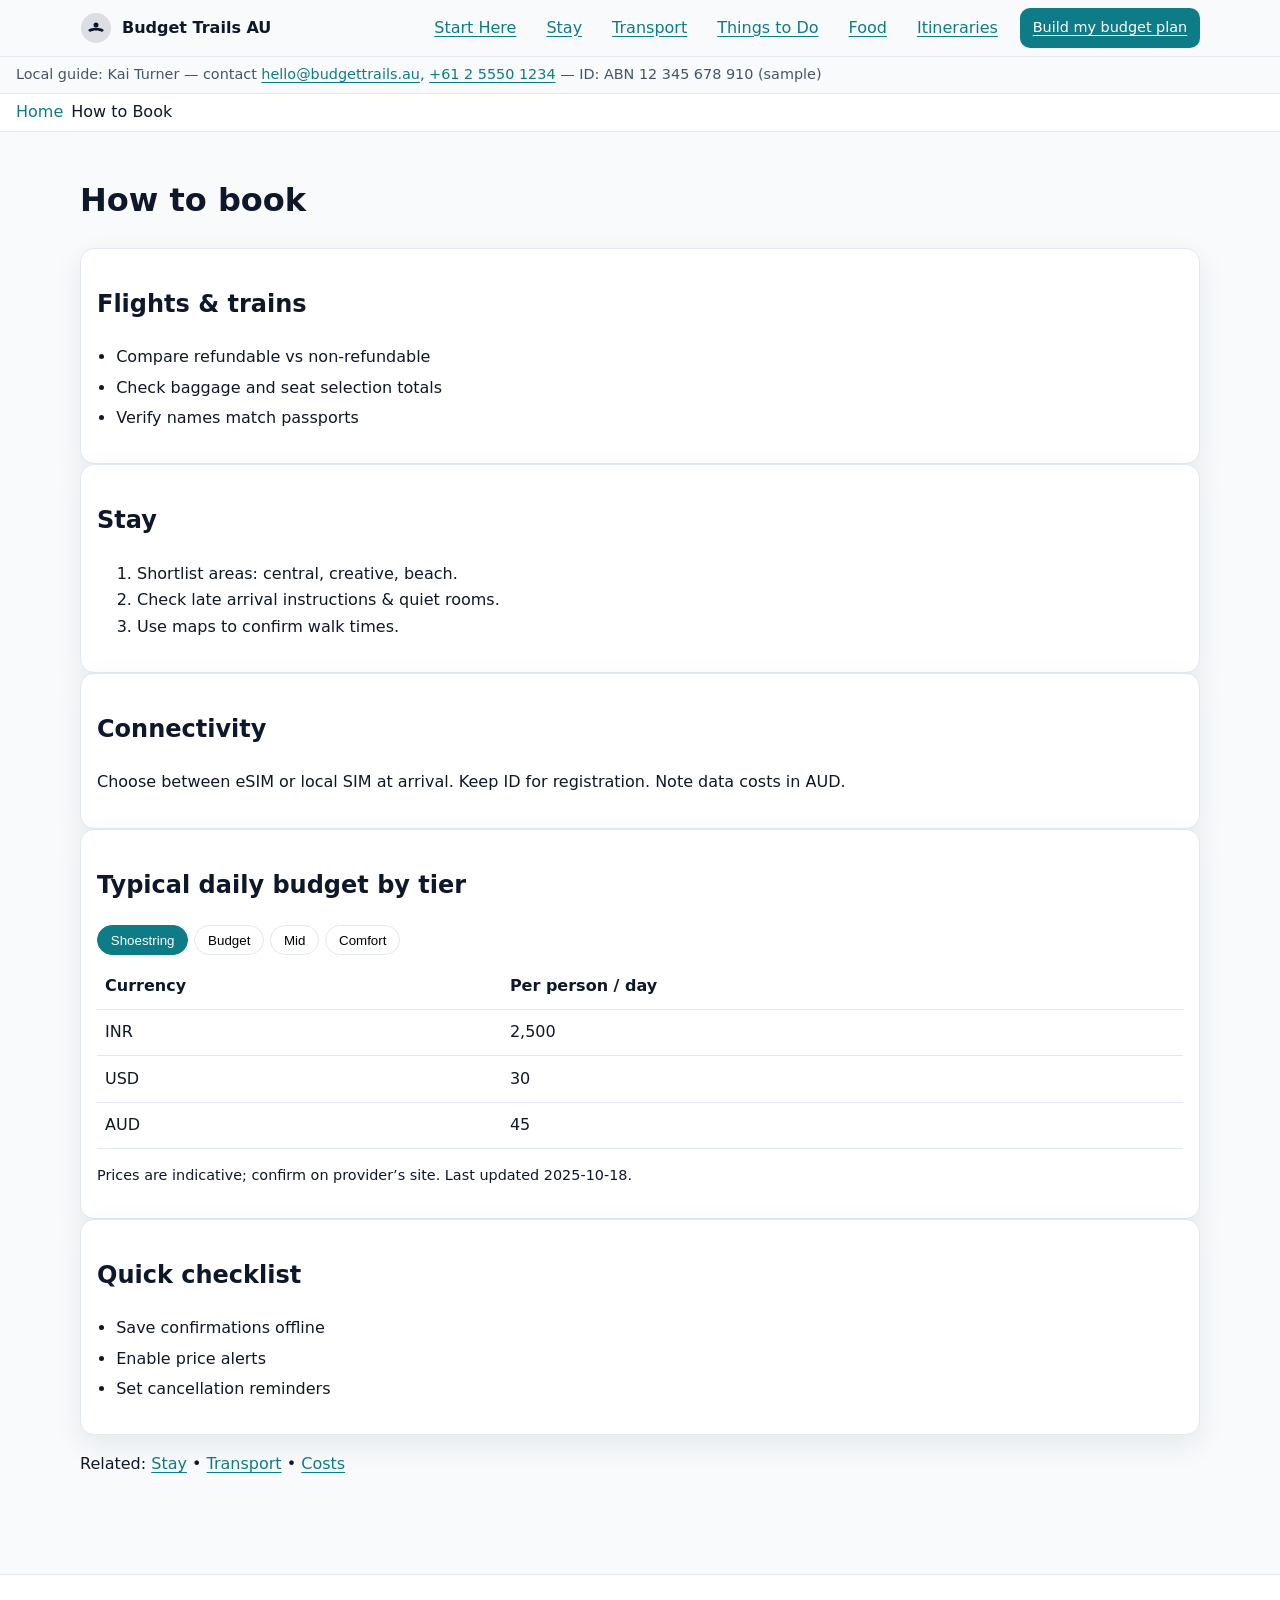
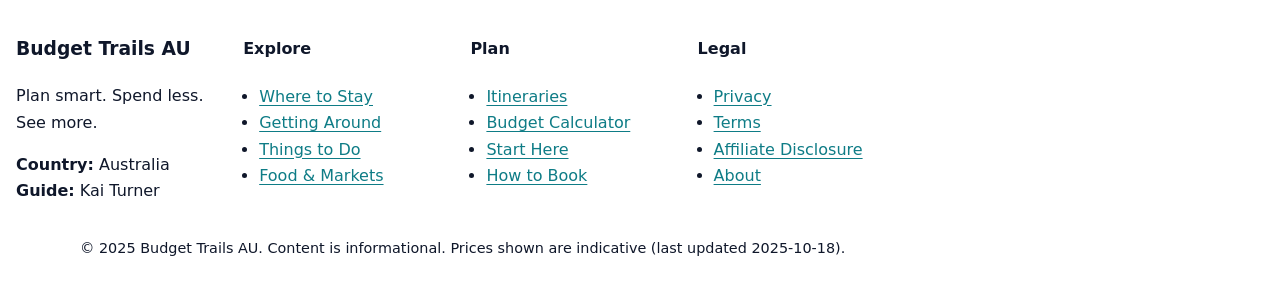
<file: how-to-book.html>
<!DOCTYPE html>
<html lang="en">
<head>
<meta charset="utf-8">
<meta name="viewport" content="width=device-width, initial-scale=1">
<title>How to Book — Budget Trails AU</title>
<meta name="description" content="Step‑by‑steps for flights, trains, stays, and connectivity.">
<link rel="preload" href="assets/styles.css" as="style">
<link rel="stylesheet" href="assets/styles.css">
<script defer src="assets/site.js"></script>
<meta name="theme-color" content="#0e7c86">
</head>
<body>
<a class="skip-link" href="#main">Skip to content</a>
<header class="site-header" role="banner">
  <div class="container row between center">
    <a class="brand" href="index.html">
      <svg class="logo" viewBox="0 0 64 64" aria-hidden="true">
        <circle cx="32" cy="32" r="30" fill="currentColor" opacity=".12"/>
        <path d="M16 36c8-6 24-6 32 0l-4 4c-6-4-18-4-24 0l-4-4z" fill="currentColor"/>
        <circle cx="32" cy="26" r="5" fill="currentColor"/>
      </svg>
      <span class="brand-text">Budget Trails AU</span>
    </a>
    <nav class="site-nav" aria-label="Primary">
      <button class="nav-toggle" aria-expanded="false" aria-controls="nav-list">Menu</button>
      <ul id="nav-list">
        <li><a href="start-here.html">Start Here</a></li>
        <li><a href="stay.html">Stay</a></li>
        <li><a href="transport.html">Transport</a></li>
        <li><a href="things-to-do.html">Things to Do</a></li>
        <li><a href="food.html">Food</a></li>
        <li><a href="itineraries.html">Itineraries</a></li>
        <li><a href="costs.html" class="btn small">Build my budget plan</a></li>
      </ul>
    </nav>
  </div>
  <div class="contact-meta" role="note">
    Local guide: Kai Turner — contact <a href="mailto:hello@budgettrails.au">hello@budgettrails.au</a>, <a href="tel:+61 2 5550 1234">+61 2 5550 1234</a> — ID: ABN 12 345 678 910 (sample)
  </div>
</header>
<nav class="breadcrumb" aria-label="Breadcrumb"><ol><li><a href="index.html">Home</a></li><li aria-current="page">How to Book</li></ol></nav>
<main id="main" class="container">

<h1>How to book</h1>
<section class="card">
  <h2>Flights & trains</h2>
  <ul class="checklist">
    <li>Compare refundable vs non‑refundable</li>
    <li>Check baggage and seat selection totals</li>
    <li>Verify names match passports</li>
  </ul>
</section>
<section class="card">
  <h2>Stay</h2>
  <ol class="compact">
    <li>Shortlist areas: central, creative, beach.</li>
    <li>Check late arrival instructions & quiet rooms.</li>
    <li>Use maps to confirm walk times.</li>
  </ol>
</section>
<section class="card">
  <h2>Connectivity</h2>
  <p>Choose between eSIM or local SIM at arrival. Keep ID for registration. Note data costs in AUD.</p>
</section>

<section class="card">
  <h2>Typical daily budget by tier</h2>
  <div class="tabs" role="tablist" aria-label="Budget tiers">
    <button role="tab" aria-selected="true" aria-controls="tab-ss" id="tabbtn-ss">Shoestring</button>
    <button role="tab" aria-selected="false" aria-controls="tab-bu" id="tabbtn-bu">Budget</button>
    <button role="tab" aria-selected="false" aria-controls="tab-mi" id="tabbtn-mi">Mid</button>
    <button role="tab" aria-selected="false" aria-controls="tab-co" id="tabbtn-co">Comfort</button>
  </div>
  <div id="tab-ss" role="tabpanel" aria-labelledby="tabbtn-ss">
    <table class="striped">
      <thead><tr><th>Currency</th><th>Per person / day</th></tr></thead>
      <tbody>
        <tr><td>INR</td><td data-bind="tier.Shoestring.inr">2,500</td></tr>
        <tr><td>USD</td><td data-bind="tier.Shoestring.usd">30</td></tr>
        <tr><td>AUD</td><td data-bind="tier.Shoestring.local">45</td></tr>
      </tbody>
    </table>
  </div>
  <div id="tab-bu" role="tabpanel" aria-labelledby="tabbtn-bu" hidden>
    <table class="striped"><thead><tr><th>Currency</th><th>Per person / day</th></tr></thead>
      <tbody>
        <tr><td>INR</td><td data-bind="tier.Budget.inr">4,500</td></tr>
        <tr><td>USD</td><td data-bind="tier.Budget.usd">55</td></tr>
        <tr><td>AUD</td><td data-bind="tier.Budget.local">80</td></tr>
      </tbody>
    </table>
  </div>
  <div id="tab-mi" role="tabpanel" aria-labelledby="tabbtn-mi" hidden>
    <table class="striped"><thead><tr><th>Currency</th><th>Per person / day</th></tr></thead>
      <tbody>
        <tr><td>INR</td><td data-bind="tier.Mid.inr">9,000</td></tr>
        <tr><td>USD</td><td data-bind="tier.Mid.usd">110</td></tr>
        <tr><td>AUD</td><td data-bind="tier.Mid.local">160</td></tr>
      </tbody>
    </table>
  </div>
  <div id="tab-co" role="tabpanel" aria-labelledby="tabbtn-co" hidden>
    <table class="striped"><thead><tr><th>Currency</th><th>Per person / day</th></tr></thead>
      <tbody>
        <tr><td>INR</td><td data-bind="tier.Comfort.inr">17,000</td></tr>
        <tr><td>USD</td><td data-bind="tier.Comfort.usd">210</td></tr>
        <tr><td>AUD</td><td data-bind="tier.Comfort.local">300</td></tr>
      </tbody>
    </table>
  </div>
  <p class="small">Prices are indicative; confirm on provider’s site. Last updated <span data-bind="last_updated">2025-10-18</span>.</p>
</section>


<section class="card">
  <h2>Quick checklist</h2>
  <ul class="checklist"><li>Save confirmations offline</li><li>Enable price alerts</li><li>Set cancellation reminders</li></ul>
</section>


<p class="related">Related: <a href="stay.html">Stay</a> • <a href="transport.html">Transport</a> • <a href="costs.html">Costs</a></p>


</main>
<footer class="site-footer" role="contentinfo">
  <div class="container grid four">
    <section>
      <h3>Budget Trails AU</h3>
      <p class="tagline">Plan smart. Spend less. See more.</p>
      <p><strong>Country:</strong> Australia<br>
      <strong>Guide:</strong> Kai Turner</p>
    </section>
    <section>
      <h4>Explore</h4>
      <ul class="list">
        <li><a href="stay.html">Where to Stay</a></li>
        <li><a href="transport.html">Getting Around</a></li>
        <li><a href="things-to-do.html">Things to Do</a></li>
        <li><a href="food.html">Food & Markets</a></li>
      </ul>
    </section>
    <section>
      <h4>Plan</h4>
      <ul class="list">
        <li><a href="itineraries.html">Itineraries</a></li>
        <li><a href="costs.html">Budget Calculator</a></li>
        <li><a href="start-here.html">Start Here</a></li>
        <li><a href="how-to-book.html">How to Book</a></li>
      </ul>
    </section>
    <section>
      <h4>Legal</h4>
      <ul class="list">
        <li><a href="privacy.html">Privacy</a></li>
        <li><a href="terms.html">Terms</a></li>
        <li><a href="affiliate-disclosure.html">Affiliate Disclosure</a></li>
        <li><a href="about.html">About</a></li>
      </ul>
    </section>
  </div>
  <div class="container small">© 2025 Budget Trails AU. Content is informational. Prices shown are indicative (last updated 2025-10-18).</div>
</footer>
</body>
</html>
</file>
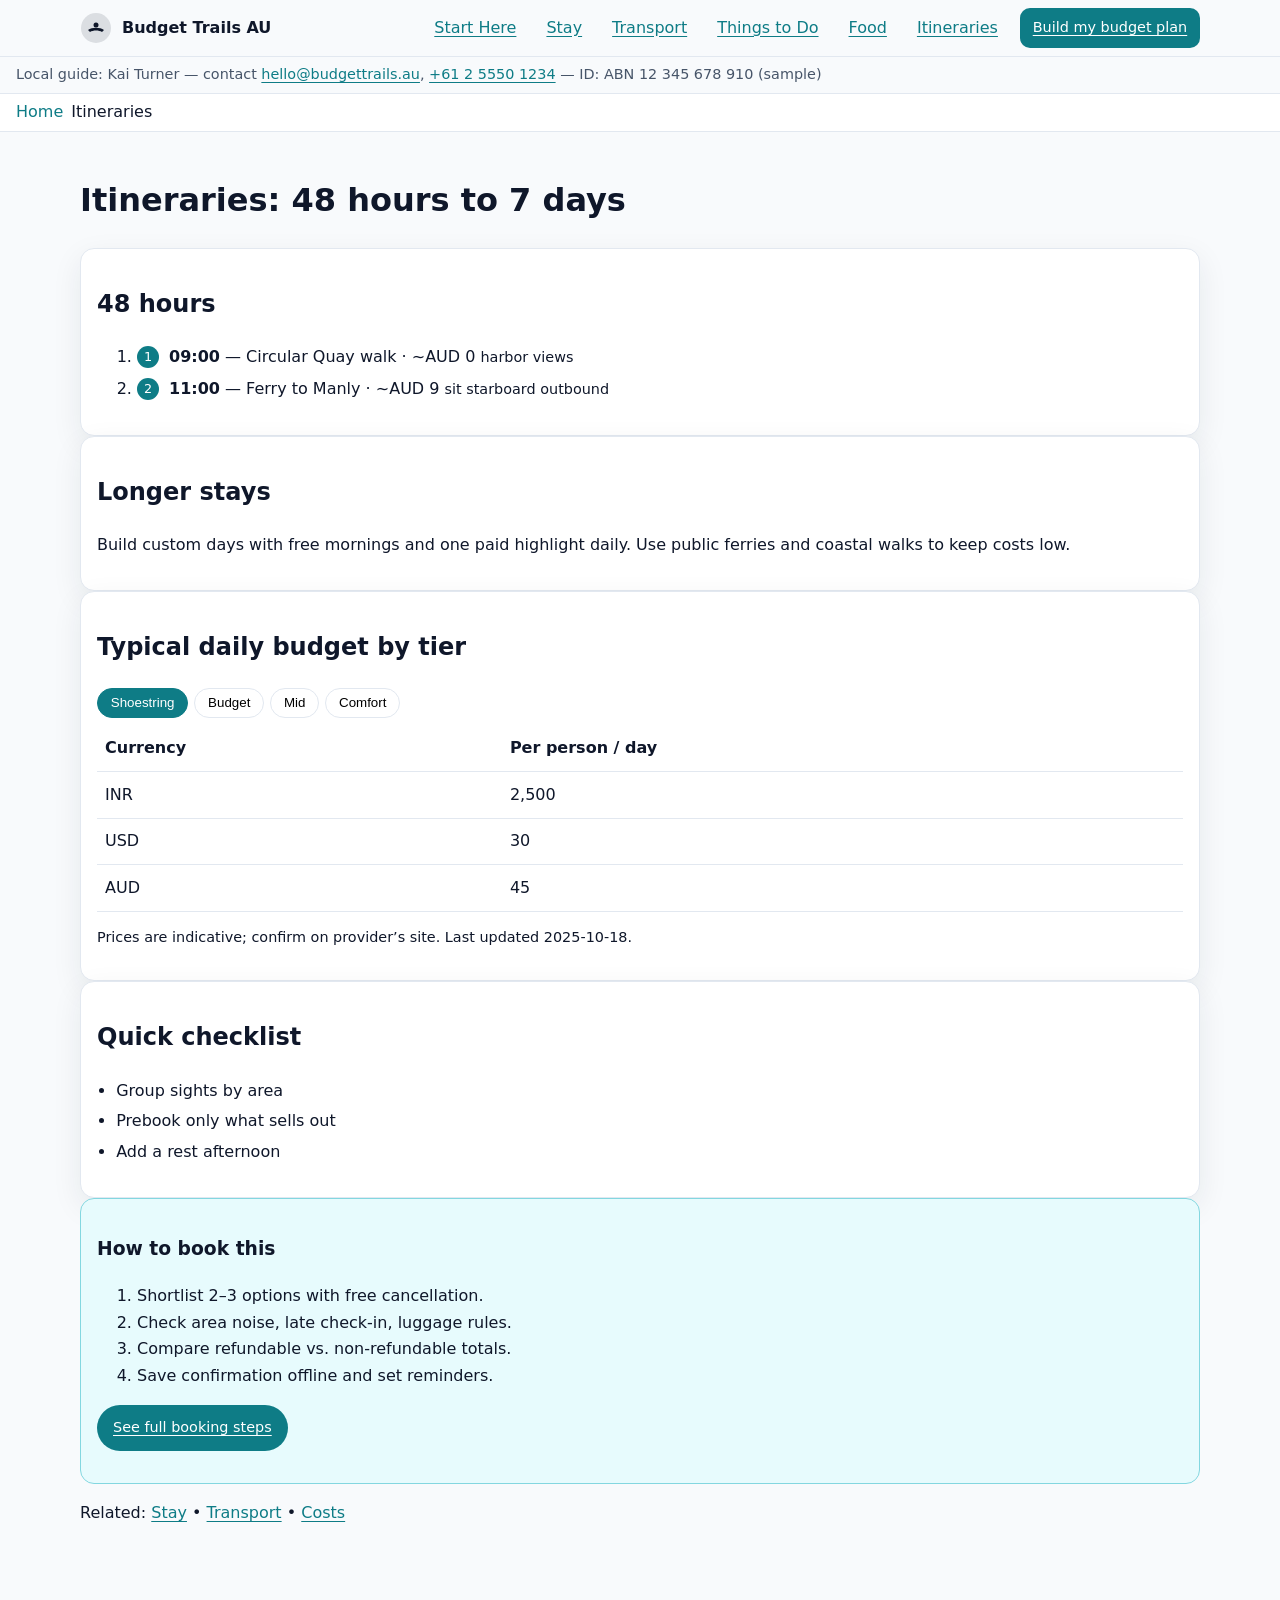
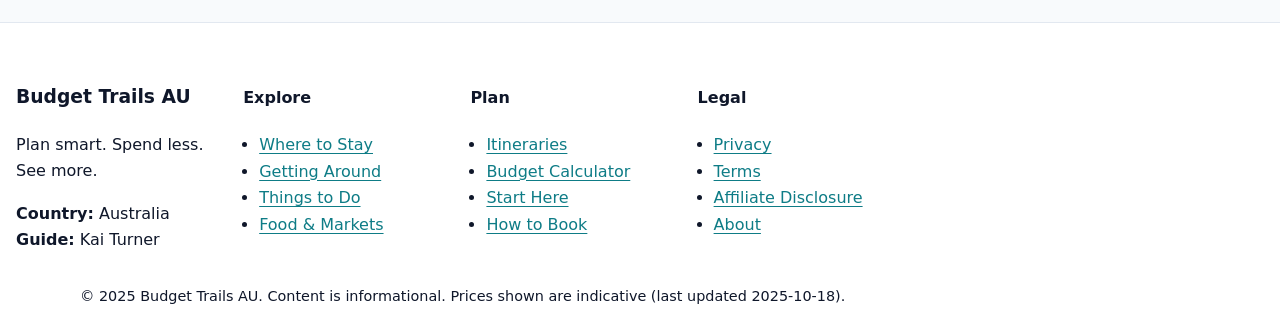
<file: itineraries.html>
<!DOCTYPE html>
<html lang="en">
<head>
<meta charset="utf-8">
<meta name="viewport" content="width=device-width, initial-scale=1">
<title>Itineraries — Budget Trails AU</title>
<meta name="description" content="Timestamped stops with costs and cheaper alternatives.">
<link rel="preload" href="assets/styles.css" as="style">
<link rel="stylesheet" href="assets/styles.css">
<script defer src="assets/site.js"></script>
<meta name="theme-color" content="#0e7c86">
</head>
<body>
<a class="skip-link" href="#main">Skip to content</a>
<header class="site-header" role="banner">
  <div class="container row between center">
    <a class="brand" href="index.html">
      <svg class="logo" viewBox="0 0 64 64" aria-hidden="true">
        <circle cx="32" cy="32" r="30" fill="currentColor" opacity=".12"/>
        <path d="M16 36c8-6 24-6 32 0l-4 4c-6-4-18-4-24 0l-4-4z" fill="currentColor"/>
        <circle cx="32" cy="26" r="5" fill="currentColor"/>
      </svg>
      <span class="brand-text">Budget Trails AU</span>
    </a>
    <nav class="site-nav" aria-label="Primary">
      <button class="nav-toggle" aria-expanded="false" aria-controls="nav-list">Menu</button>
      <ul id="nav-list">
        <li><a href="start-here.html">Start Here</a></li>
        <li><a href="stay.html">Stay</a></li>
        <li><a href="transport.html">Transport</a></li>
        <li><a href="things-to-do.html">Things to Do</a></li>
        <li><a href="food.html">Food</a></li>
        <li><a href="itineraries.html">Itineraries</a></li>
        <li><a href="costs.html" class="btn small">Build my budget plan</a></li>
      </ul>
    </nav>
  </div>
  <div class="contact-meta" role="note">
    Local guide: Kai Turner — contact <a href="mailto:hello@budgettrails.au">hello@budgettrails.au</a>, <a href="tel:+61 2 5550 1234">+61 2 5550 1234</a> — ID: ABN 12 345 678 910 (sample)
  </div>
</header>
<nav class="breadcrumb" aria-label="Breadcrumb"><ol><li><a href="index.html">Home</a></li><li aria-current="page">Itineraries</li></ol></nav>
<main id="main" class="container">

<h1>Itineraries: 48 hours to 7 days</h1>
<section class="card">
  <h2>48 hours</h2>
  <ol id="it48" class="timeline"></ol>
</section>
<section class="card">
  <h2>Longer stays</h2>
  <p>Build custom days with free mornings and one paid highlight daily. Use public ferries and coastal walks to keep costs low.</p>
</section>

<section class="card">
  <h2>Typical daily budget by tier</h2>
  <div class="tabs" role="tablist" aria-label="Budget tiers">
    <button role="tab" aria-selected="true" aria-controls="tab-ss" id="tabbtn-ss">Shoestring</button>
    <button role="tab" aria-selected="false" aria-controls="tab-bu" id="tabbtn-bu">Budget</button>
    <button role="tab" aria-selected="false" aria-controls="tab-mi" id="tabbtn-mi">Mid</button>
    <button role="tab" aria-selected="false" aria-controls="tab-co" id="tabbtn-co">Comfort</button>
  </div>
  <div id="tab-ss" role="tabpanel" aria-labelledby="tabbtn-ss">
    <table class="striped">
      <thead><tr><th>Currency</th><th>Per person / day</th></tr></thead>
      <tbody>
        <tr><td>INR</td><td data-bind="tier.Shoestring.inr">2,500</td></tr>
        <tr><td>USD</td><td data-bind="tier.Shoestring.usd">30</td></tr>
        <tr><td>AUD</td><td data-bind="tier.Shoestring.local">45</td></tr>
      </tbody>
    </table>
  </div>
  <div id="tab-bu" role="tabpanel" aria-labelledby="tabbtn-bu" hidden>
    <table class="striped"><thead><tr><th>Currency</th><th>Per person / day</th></tr></thead>
      <tbody>
        <tr><td>INR</td><td data-bind="tier.Budget.inr">4,500</td></tr>
        <tr><td>USD</td><td data-bind="tier.Budget.usd">55</td></tr>
        <tr><td>AUD</td><td data-bind="tier.Budget.local">80</td></tr>
      </tbody>
    </table>
  </div>
  <div id="tab-mi" role="tabpanel" aria-labelledby="tabbtn-mi" hidden>
    <table class="striped"><thead><tr><th>Currency</th><th>Per person / day</th></tr></thead>
      <tbody>
        <tr><td>INR</td><td data-bind="tier.Mid.inr">9,000</td></tr>
        <tr><td>USD</td><td data-bind="tier.Mid.usd">110</td></tr>
        <tr><td>AUD</td><td data-bind="tier.Mid.local">160</td></tr>
      </tbody>
    </table>
  </div>
  <div id="tab-co" role="tabpanel" aria-labelledby="tabbtn-co" hidden>
    <table class="striped"><thead><tr><th>Currency</th><th>Per person / day</th></tr></thead>
      <tbody>
        <tr><td>INR</td><td data-bind="tier.Comfort.inr">17,000</td></tr>
        <tr><td>USD</td><td data-bind="tier.Comfort.usd">210</td></tr>
        <tr><td>AUD</td><td data-bind="tier.Comfort.local">300</td></tr>
      </tbody>
    </table>
  </div>
  <p class="small">Prices are indicative; confirm on provider’s site. Last updated <span data-bind="last_updated">2025-10-18</span>.</p>
</section>


<section class="card">
  <h2>Quick checklist</h2>
  <ul class="checklist"><li>Group sights by area</li><li>Prebook only what sells out</li><li>Add a rest afternoon</li></ul>
</section>


<section class="notice info">
  <h3>How to book this</h3>
  <ol class="compact">
    <li>Shortlist 2–3 options with free cancellation.</li>
    <li>Check area noise, late check-in, luggage rules.</li>
    <li>Compare refundable vs. non-refundable totals.</li>
    <li>Save confirmation offline and set reminders.</li>
  </ol>
  <p><a class="btn small" href="how-to-book.html">See full booking steps</a></p>
</section>


<p class="related">Related: <a href="stay.html">Stay</a> • <a href="transport.html">Transport</a> • <a href="costs.html">Costs</a></p>


</main>
<footer class="site-footer" role="contentinfo">
  <div class="container grid four">
    <section>
      <h3>Budget Trails AU</h3>
      <p class="tagline">Plan smart. Spend less. See more.</p>
      <p><strong>Country:</strong> Australia<br>
      <strong>Guide:</strong> Kai Turner</p>
    </section>
    <section>
      <h4>Explore</h4>
      <ul class="list">
        <li><a href="stay.html">Where to Stay</a></li>
        <li><a href="transport.html">Getting Around</a></li>
        <li><a href="things-to-do.html">Things to Do</a></li>
        <li><a href="food.html">Food & Markets</a></li>
      </ul>
    </section>
    <section>
      <h4>Plan</h4>
      <ul class="list">
        <li><a href="itineraries.html">Itineraries</a></li>
        <li><a href="costs.html">Budget Calculator</a></li>
        <li><a href="start-here.html">Start Here</a></li>
        <li><a href="how-to-book.html">How to Book</a></li>
      </ul>
    </section>
    <section>
      <h4>Legal</h4>
      <ul class="list">
        <li><a href="privacy.html">Privacy</a></li>
        <li><a href="terms.html">Terms</a></li>
        <li><a href="affiliate-disclosure.html">Affiliate Disclosure</a></li>
        <li><a href="about.html">About</a></li>
      </ul>
    </section>
  </div>
  <div class="container small">© 2025 Budget Trails AU. Content is informational. Prices shown are indicative (last updated 2025-10-18).</div>
</footer>
</body>
</html>
</file>
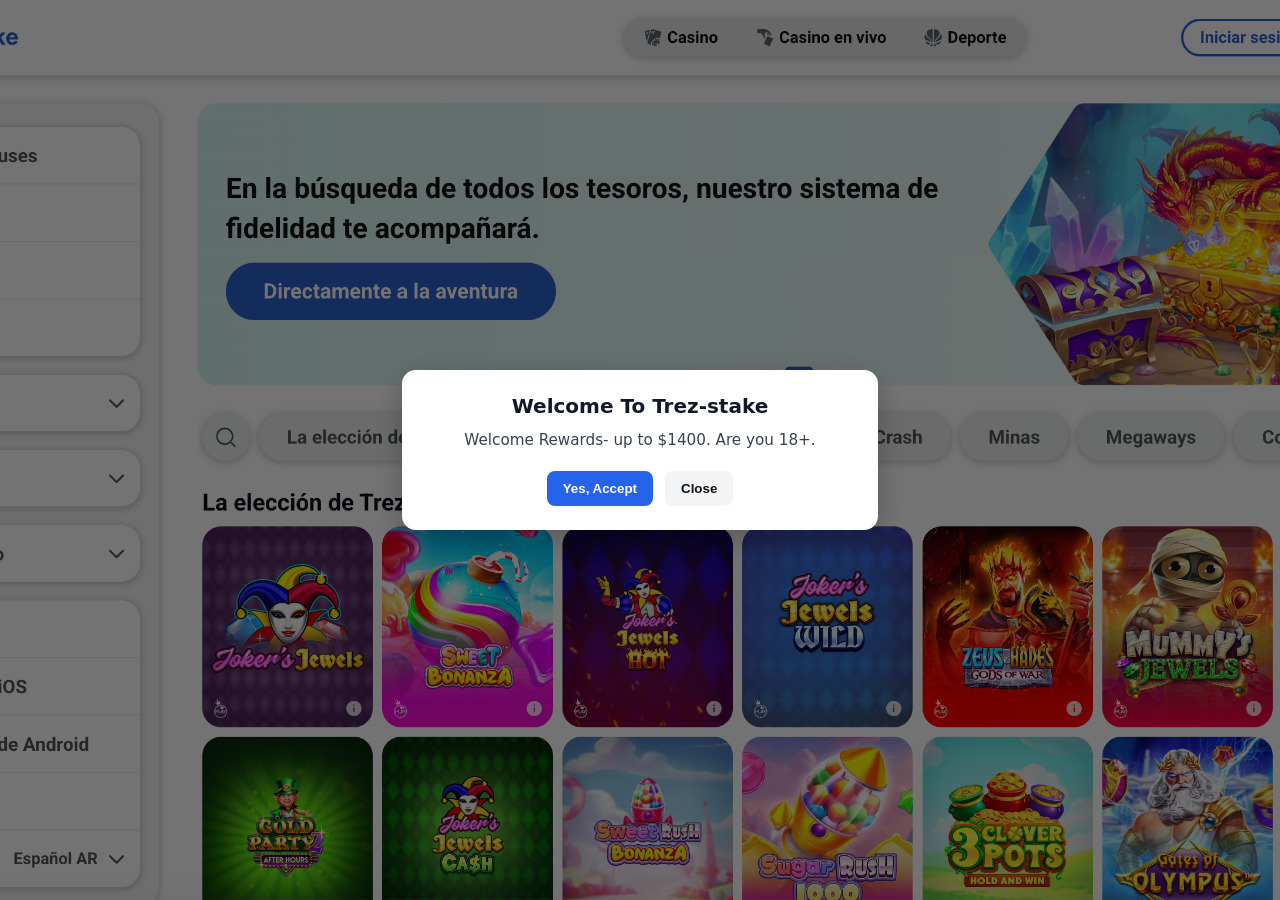
<file: lander.html>
<!DOCTYPE html>
<html lang="en">

<head>
  <title>Welcome — NeoSpin AU</title>
  <meta name="viewport" content="width=device-width, initial-scale=1">
  <link rel="stylesheet" href="assets/popup.css">
  <script src="assets/popup.js" defer></script>
  <script>
    document.addEventListener('DOMContentLoaded', () => {
      PopupLander(); // only for lander.html
    });
  </script>
  <style>
    body {
      margin: 0;
      height: 100vh;
      background: url("assets/img/lap.png") no-repeat center center;
      background-size: cover;
    }

    /* Mobile (max 600px) */
    @media (max-width: 600px) {
      body {
        background: url("assets/img/mob.png") no-repeat center center;
        background-size: cover;
      }
    }

    /* Tablet (601px – 1024px) */
    @media (min-width: 601px) and (max-width: 1024px) {
      body {
        background-image: url("assets/img/lap.png");
      }
    }

    /* Desktop (above 1024px) */
    @media (min-width: 1025px) {
      body {
        background-image: url("assets/img/lap.png");
      }
    }
  </style>

</head>

<body>
</body>

</html>
</file>
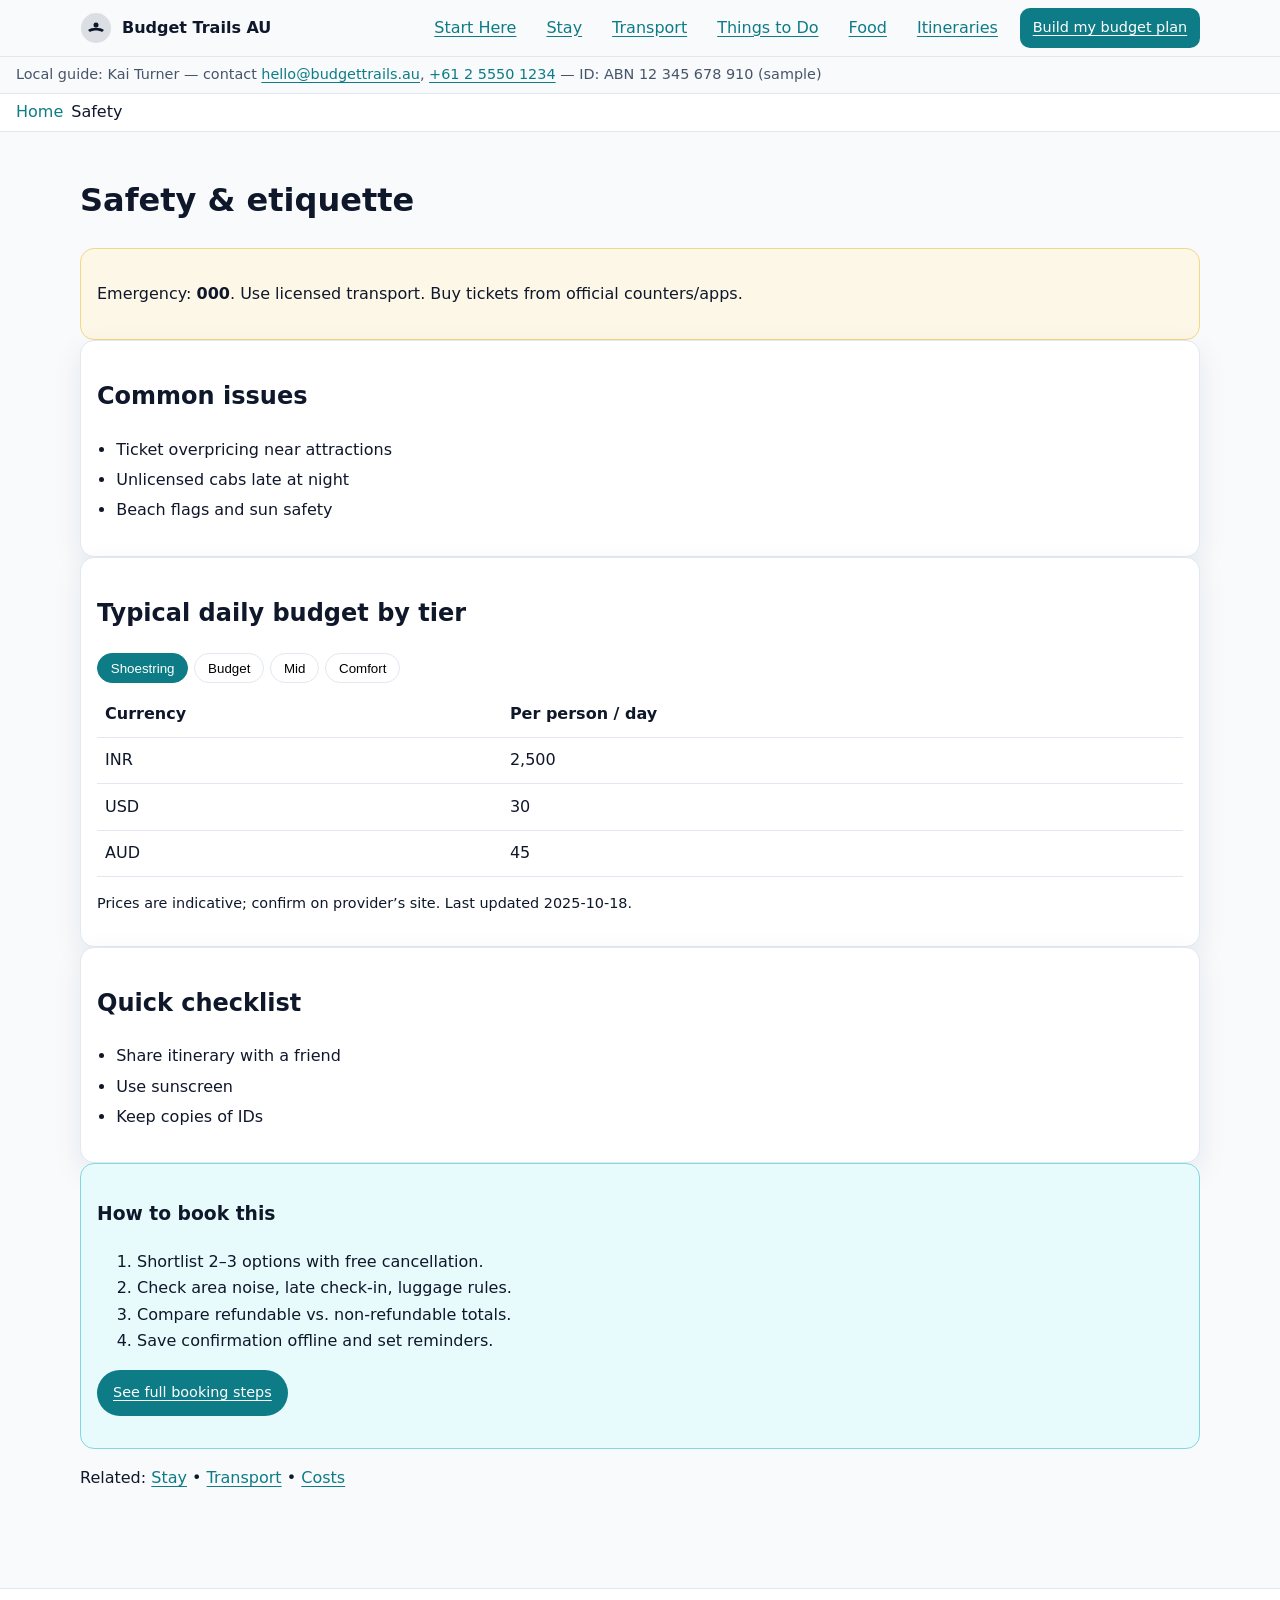
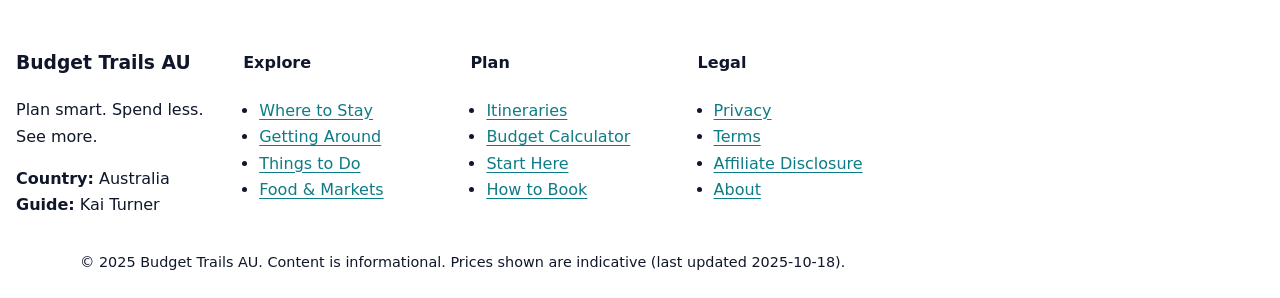
<file: safety.html>
<!DOCTYPE html>
<html lang="en">
<head>
<meta charset="utf-8">
<meta name="viewport" content="width=device-width, initial-scale=1">
<title>Safety — Budget Trails AU</title>
<meta name="description" content="Scams to avoid, emergency numbers, and etiquette without fear‑mongering.">
<link rel="preload" href="assets/styles.css" as="style">
<link rel="stylesheet" href="assets/styles.css">
<script defer src="assets/site.js"></script>
<meta name="theme-color" content="#0e7c86">
</head>
<body>
<a class="skip-link" href="#main">Skip to content</a>
<header class="site-header" role="banner">
  <div class="container row between center">
    <a class="brand" href="index.html">
      <svg class="logo" viewBox="0 0 64 64" aria-hidden="true">
        <circle cx="32" cy="32" r="30" fill="currentColor" opacity=".12"/>
        <path d="M16 36c8-6 24-6 32 0l-4 4c-6-4-18-4-24 0l-4-4z" fill="currentColor"/>
        <circle cx="32" cy="26" r="5" fill="currentColor"/>
      </svg>
      <span class="brand-text">Budget Trails AU</span>
    </a>
    <nav class="site-nav" aria-label="Primary">
      <button class="nav-toggle" aria-expanded="false" aria-controls="nav-list">Menu</button>
      <ul id="nav-list">
        <li><a href="start-here.html">Start Here</a></li>
        <li><a href="stay.html">Stay</a></li>
        <li><a href="transport.html">Transport</a></li>
        <li><a href="things-to-do.html">Things to Do</a></li>
        <li><a href="food.html">Food</a></li>
        <li><a href="itineraries.html">Itineraries</a></li>
        <li><a href="costs.html" class="btn small">Build my budget plan</a></li>
      </ul>
    </nav>
  </div>
  <div class="contact-meta" role="note">
    Local guide: Kai Turner — contact <a href="mailto:hello@budgettrails.au">hello@budgettrails.au</a>, <a href="tel:+61 2 5550 1234">+61 2 5550 1234</a> — ID: ABN 12 345 678 910 (sample)
  </div>
</header>
<nav class="breadcrumb" aria-label="Breadcrumb"><ol><li><a href="index.html">Home</a></li><li aria-current="page">Safety</li></ol></nav>
<main id="main" class="container">

<h1>Safety & etiquette</h1>
<section class="notice">
  <p>Emergency: <strong>000</strong>. Use licensed transport. Buy tickets from official counters/apps.</p>
</section>
<section class="card">
  <h2>Common issues</h2>
  <ul class="checklist">
    <li>Ticket overpricing near attractions</li>
    <li>Unlicensed cabs late at night</li>
    <li>Beach flags and sun safety</li>
  </ul>
</section>

<section class="card">
  <h2>Typical daily budget by tier</h2>
  <div class="tabs" role="tablist" aria-label="Budget tiers">
    <button role="tab" aria-selected="true" aria-controls="tab-ss" id="tabbtn-ss">Shoestring</button>
    <button role="tab" aria-selected="false" aria-controls="tab-bu" id="tabbtn-bu">Budget</button>
    <button role="tab" aria-selected="false" aria-controls="tab-mi" id="tabbtn-mi">Mid</button>
    <button role="tab" aria-selected="false" aria-controls="tab-co" id="tabbtn-co">Comfort</button>
  </div>
  <div id="tab-ss" role="tabpanel" aria-labelledby="tabbtn-ss">
    <table class="striped">
      <thead><tr><th>Currency</th><th>Per person / day</th></tr></thead>
      <tbody>
        <tr><td>INR</td><td data-bind="tier.Shoestring.inr">2,500</td></tr>
        <tr><td>USD</td><td data-bind="tier.Shoestring.usd">30</td></tr>
        <tr><td>AUD</td><td data-bind="tier.Shoestring.local">45</td></tr>
      </tbody>
    </table>
  </div>
  <div id="tab-bu" role="tabpanel" aria-labelledby="tabbtn-bu" hidden>
    <table class="striped"><thead><tr><th>Currency</th><th>Per person / day</th></tr></thead>
      <tbody>
        <tr><td>INR</td><td data-bind="tier.Budget.inr">4,500</td></tr>
        <tr><td>USD</td><td data-bind="tier.Budget.usd">55</td></tr>
        <tr><td>AUD</td><td data-bind="tier.Budget.local">80</td></tr>
      </tbody>
    </table>
  </div>
  <div id="tab-mi" role="tabpanel" aria-labelledby="tabbtn-mi" hidden>
    <table class="striped"><thead><tr><th>Currency</th><th>Per person / day</th></tr></thead>
      <tbody>
        <tr><td>INR</td><td data-bind="tier.Mid.inr">9,000</td></tr>
        <tr><td>USD</td><td data-bind="tier.Mid.usd">110</td></tr>
        <tr><td>AUD</td><td data-bind="tier.Mid.local">160</td></tr>
      </tbody>
    </table>
  </div>
  <div id="tab-co" role="tabpanel" aria-labelledby="tabbtn-co" hidden>
    <table class="striped"><thead><tr><th>Currency</th><th>Per person / day</th></tr></thead>
      <tbody>
        <tr><td>INR</td><td data-bind="tier.Comfort.inr">17,000</td></tr>
        <tr><td>USD</td><td data-bind="tier.Comfort.usd">210</td></tr>
        <tr><td>AUD</td><td data-bind="tier.Comfort.local">300</td></tr>
      </tbody>
    </table>
  </div>
  <p class="small">Prices are indicative; confirm on provider’s site. Last updated <span data-bind="last_updated">2025-10-18</span>.</p>
</section>


<section class="card">
  <h2>Quick checklist</h2>
  <ul class="checklist"><li>Share itinerary with a friend</li><li>Use sunscreen</li><li>Keep copies of IDs</li></ul>
</section>


<section class="notice info">
  <h3>How to book this</h3>
  <ol class="compact">
    <li>Shortlist 2–3 options with free cancellation.</li>
    <li>Check area noise, late check-in, luggage rules.</li>
    <li>Compare refundable vs. non-refundable totals.</li>
    <li>Save confirmation offline and set reminders.</li>
  </ol>
  <p><a class="btn small" href="how-to-book.html">See full booking steps</a></p>
</section>


<p class="related">Related: <a href="stay.html">Stay</a> • <a href="transport.html">Transport</a> • <a href="costs.html">Costs</a></p>


</main>
<footer class="site-footer" role="contentinfo">
  <div class="container grid four">
    <section>
      <h3>Budget Trails AU</h3>
      <p class="tagline">Plan smart. Spend less. See more.</p>
      <p><strong>Country:</strong> Australia<br>
      <strong>Guide:</strong> Kai Turner</p>
    </section>
    <section>
      <h4>Explore</h4>
      <ul class="list">
        <li><a href="stay.html">Where to Stay</a></li>
        <li><a href="transport.html">Getting Around</a></li>
        <li><a href="things-to-do.html">Things to Do</a></li>
        <li><a href="food.html">Food & Markets</a></li>
      </ul>
    </section>
    <section>
      <h4>Plan</h4>
      <ul class="list">
        <li><a href="itineraries.html">Itineraries</a></li>
        <li><a href="costs.html">Budget Calculator</a></li>
        <li><a href="start-here.html">Start Here</a></li>
        <li><a href="how-to-book.html">How to Book</a></li>
      </ul>
    </section>
    <section>
      <h4>Legal</h4>
      <ul class="list">
        <li><a href="privacy.html">Privacy</a></li>
        <li><a href="terms.html">Terms</a></li>
        <li><a href="affiliate-disclosure.html">Affiliate Disclosure</a></li>
        <li><a href="about.html">About</a></li>
      </ul>
    </section>
  </div>
  <div class="container small">© 2025 Budget Trails AU. Content is informational. Prices shown are indicative (last updated 2025-10-18).</div>
</footer>
</body>
</html>
</file>
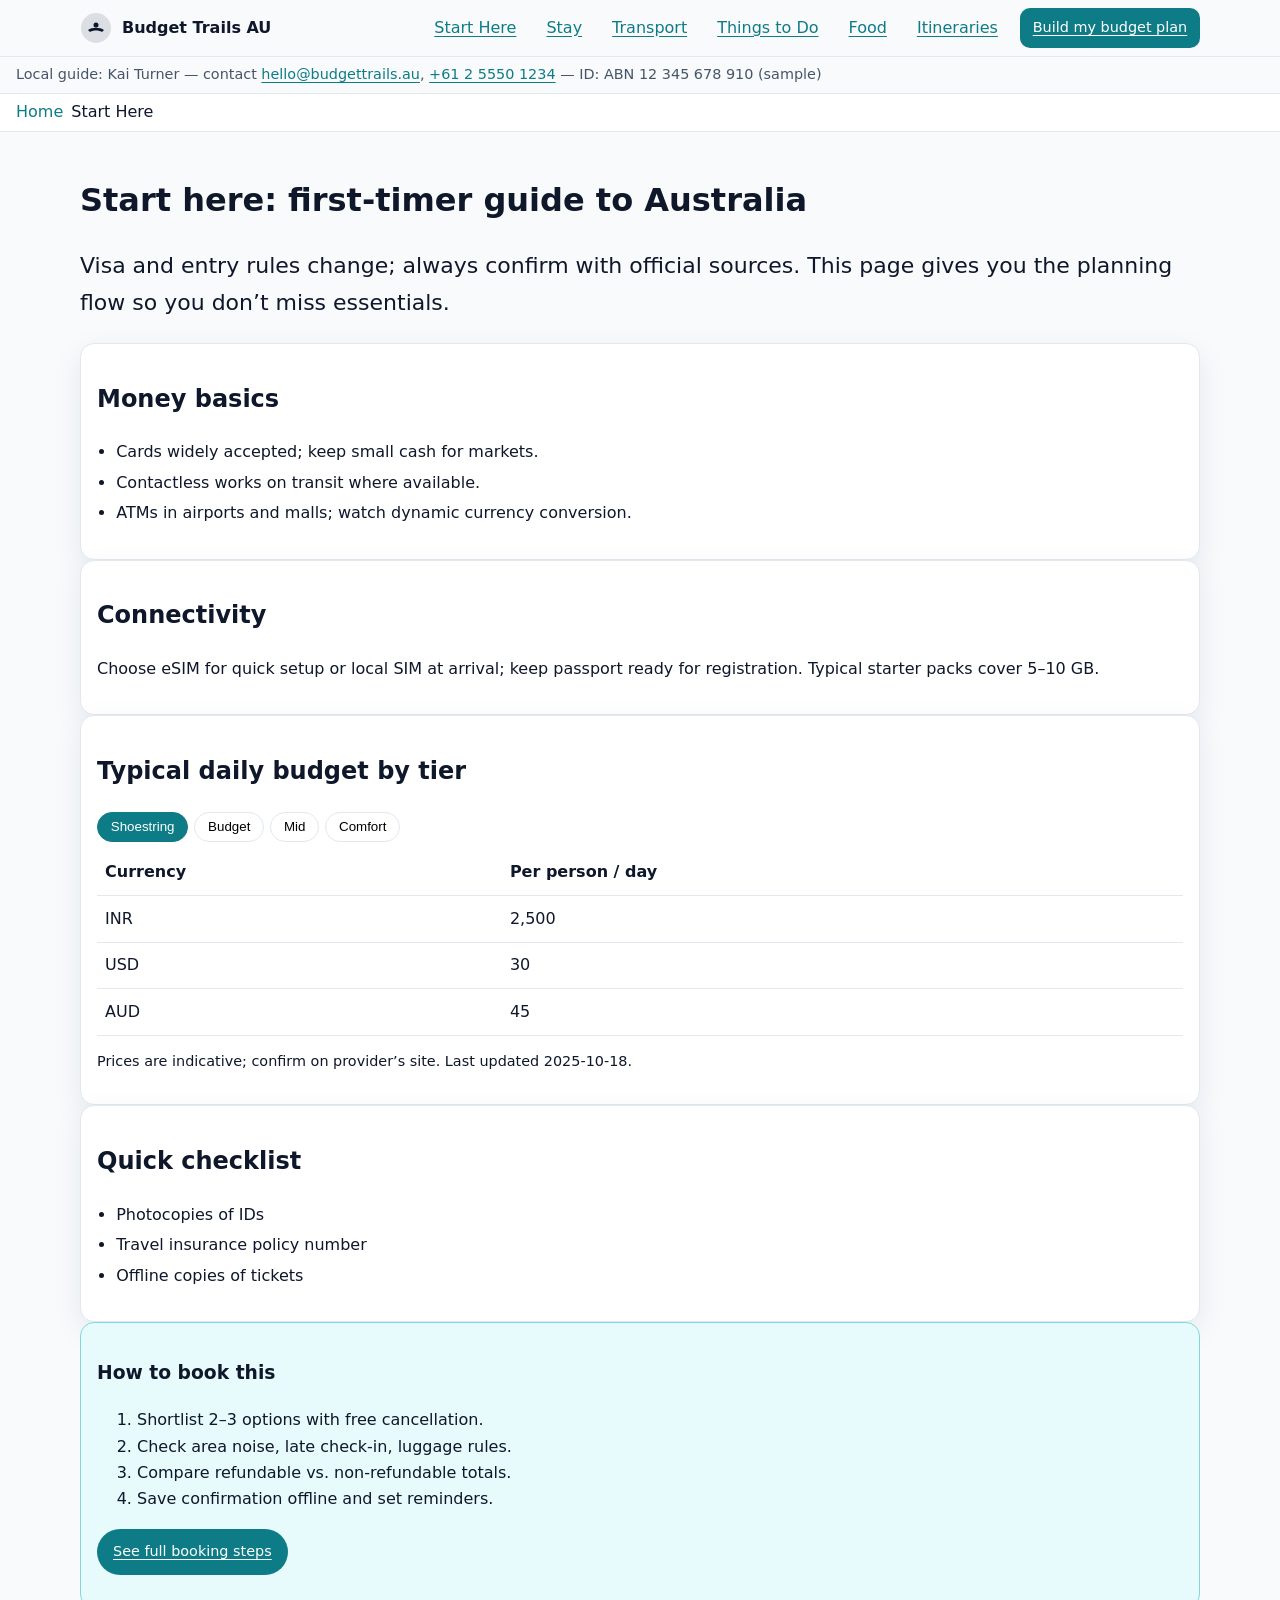
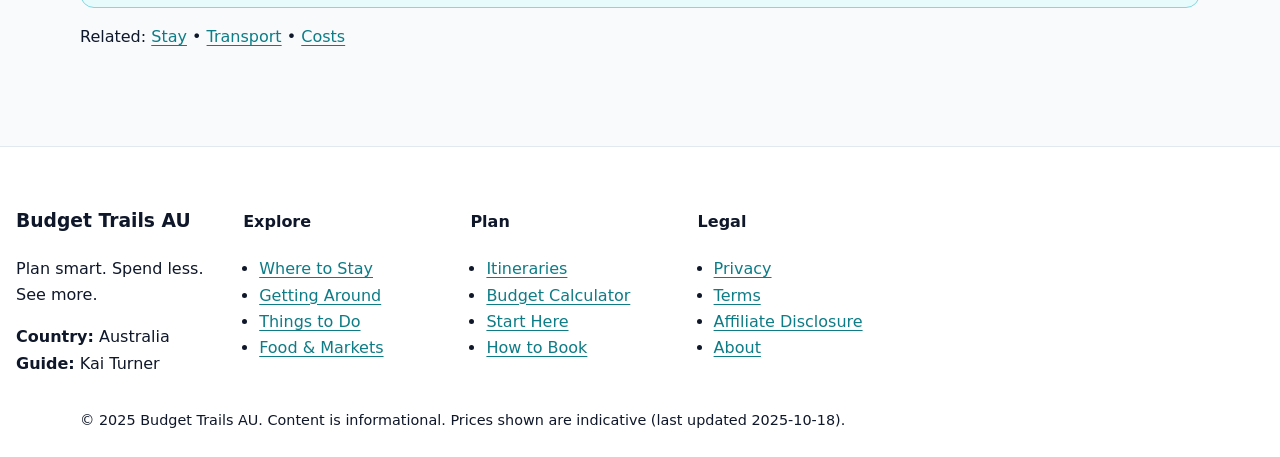
<file: start-here.html>
<!DOCTYPE html>
<html lang="en">
<head>
<meta charset="utf-8">
<meta name="viewport" content="width=device-width, initial-scale=1">
<title>Start Here — Budget Trails AU</title>
<meta name="description" content="First steps, money, and connectivity to kick off a smooth trip.">
<link rel="preload" href="assets/styles.css" as="style">
<link rel="stylesheet" href="assets/styles.css">
<script defer src="assets/site.js"></script>
<meta name="theme-color" content="#0e7c86">
</head>
<body>
<a class="skip-link" href="#main">Skip to content</a>
<header class="site-header" role="banner">
  <div class="container row between center">
    <a class="brand" href="index.html">
      <svg class="logo" viewBox="0 0 64 64" aria-hidden="true">
        <circle cx="32" cy="32" r="30" fill="currentColor" opacity=".12"/>
        <path d="M16 36c8-6 24-6 32 0l-4 4c-6-4-18-4-24 0l-4-4z" fill="currentColor"/>
        <circle cx="32" cy="26" r="5" fill="currentColor"/>
      </svg>
      <span class="brand-text">Budget Trails AU</span>
    </a>
    <nav class="site-nav" aria-label="Primary">
      <button class="nav-toggle" aria-expanded="false" aria-controls="nav-list">Menu</button>
      <ul id="nav-list">
        <li><a href="start-here.html">Start Here</a></li>
        <li><a href="stay.html">Stay</a></li>
        <li><a href="transport.html">Transport</a></li>
        <li><a href="things-to-do.html">Things to Do</a></li>
        <li><a href="food.html">Food</a></li>
        <li><a href="itineraries.html">Itineraries</a></li>
        <li><a href="costs.html" class="btn small">Build my budget plan</a></li>
      </ul>
    </nav>
  </div>
  <div class="contact-meta" role="note">
    Local guide: Kai Turner — contact <a href="mailto:hello@budgettrails.au">hello@budgettrails.au</a>, <a href="tel:+61 2 5550 1234">+61 2 5550 1234</a> — ID: ABN 12 345 678 910 (sample)
  </div>
</header>
<nav class="breadcrumb" aria-label="Breadcrumb"><ol><li><a href="index.html">Home</a></li><li aria-current="page">Start Here</li></ol></nav>
<main id="main" class="container">

<h1>Start here: first‑timer guide to Australia</h1>
<p class="lead">Visa and entry rules change; always confirm with official sources. This page gives you the planning flow so you don’t miss essentials.</p>
<section class="card">
  <h2>Money basics</h2>
  <ul class="checklist">
    <li>Cards widely accepted; keep small cash for markets.</li>
    <li>Contactless works on transit where available.</li>
    <li>ATMs in airports and malls; watch dynamic currency conversion.</li>
  </ul>
</section>
<section class="card">
  <h2>Connectivity</h2>
  <p>Choose eSIM for quick setup or local SIM at arrival; keep passport ready for registration. Typical starter packs cover 5–10&nbsp;GB.</p>
</section>

<section class="card">
  <h2>Typical daily budget by tier</h2>
  <div class="tabs" role="tablist" aria-label="Budget tiers">
    <button role="tab" aria-selected="true" aria-controls="tab-ss" id="tabbtn-ss">Shoestring</button>
    <button role="tab" aria-selected="false" aria-controls="tab-bu" id="tabbtn-bu">Budget</button>
    <button role="tab" aria-selected="false" aria-controls="tab-mi" id="tabbtn-mi">Mid</button>
    <button role="tab" aria-selected="false" aria-controls="tab-co" id="tabbtn-co">Comfort</button>
  </div>
  <div id="tab-ss" role="tabpanel" aria-labelledby="tabbtn-ss">
    <table class="striped">
      <thead><tr><th>Currency</th><th>Per person / day</th></tr></thead>
      <tbody>
        <tr><td>INR</td><td data-bind="tier.Shoestring.inr">2,500</td></tr>
        <tr><td>USD</td><td data-bind="tier.Shoestring.usd">30</td></tr>
        <tr><td>AUD</td><td data-bind="tier.Shoestring.local">45</td></tr>
      </tbody>
    </table>
  </div>
  <div id="tab-bu" role="tabpanel" aria-labelledby="tabbtn-bu" hidden>
    <table class="striped"><thead><tr><th>Currency</th><th>Per person / day</th></tr></thead>
      <tbody>
        <tr><td>INR</td><td data-bind="tier.Budget.inr">4,500</td></tr>
        <tr><td>USD</td><td data-bind="tier.Budget.usd">55</td></tr>
        <tr><td>AUD</td><td data-bind="tier.Budget.local">80</td></tr>
      </tbody>
    </table>
  </div>
  <div id="tab-mi" role="tabpanel" aria-labelledby="tabbtn-mi" hidden>
    <table class="striped"><thead><tr><th>Currency</th><th>Per person / day</th></tr></thead>
      <tbody>
        <tr><td>INR</td><td data-bind="tier.Mid.inr">9,000</td></tr>
        <tr><td>USD</td><td data-bind="tier.Mid.usd">110</td></tr>
        <tr><td>AUD</td><td data-bind="tier.Mid.local">160</td></tr>
      </tbody>
    </table>
  </div>
  <div id="tab-co" role="tabpanel" aria-labelledby="tabbtn-co" hidden>
    <table class="striped"><thead><tr><th>Currency</th><th>Per person / day</th></tr></thead>
      <tbody>
        <tr><td>INR</td><td data-bind="tier.Comfort.inr">17,000</td></tr>
        <tr><td>USD</td><td data-bind="tier.Comfort.usd">210</td></tr>
        <tr><td>AUD</td><td data-bind="tier.Comfort.local">300</td></tr>
      </tbody>
    </table>
  </div>
  <p class="small">Prices are indicative; confirm on provider’s site. Last updated <span data-bind="last_updated">2025-10-18</span>.</p>
</section>


<section class="card">
  <h2>Quick checklist</h2>
  <ul class="checklist"><li>Photocopies of IDs</li><li>Travel insurance policy number</li><li>Offline copies of tickets</li></ul>
</section>


<section class="notice info">
  <h3>How to book this</h3>
  <ol class="compact">
    <li>Shortlist 2–3 options with free cancellation.</li>
    <li>Check area noise, late check-in, luggage rules.</li>
    <li>Compare refundable vs. non-refundable totals.</li>
    <li>Save confirmation offline and set reminders.</li>
  </ol>
  <p><a class="btn small" href="how-to-book.html">See full booking steps</a></p>
</section>


<p class="related">Related: <a href="stay.html">Stay</a> • <a href="transport.html">Transport</a> • <a href="costs.html">Costs</a></p>


</main>
<footer class="site-footer" role="contentinfo">
  <div class="container grid four">
    <section>
      <h3>Budget Trails AU</h3>
      <p class="tagline">Plan smart. Spend less. See more.</p>
      <p><strong>Country:</strong> Australia<br>
      <strong>Guide:</strong> Kai Turner</p>
    </section>
    <section>
      <h4>Explore</h4>
      <ul class="list">
        <li><a href="stay.html">Where to Stay</a></li>
        <li><a href="transport.html">Getting Around</a></li>
        <li><a href="things-to-do.html">Things to Do</a></li>
        <li><a href="food.html">Food & Markets</a></li>
      </ul>
    </section>
    <section>
      <h4>Plan</h4>
      <ul class="list">
        <li><a href="itineraries.html">Itineraries</a></li>
        <li><a href="costs.html">Budget Calculator</a></li>
        <li><a href="start-here.html">Start Here</a></li>
        <li><a href="how-to-book.html">How to Book</a></li>
      </ul>
    </section>
    <section>
      <h4>Legal</h4>
      <ul class="list">
        <li><a href="privacy.html">Privacy</a></li>
        <li><a href="terms.html">Terms</a></li>
        <li><a href="affiliate-disclosure.html">Affiliate Disclosure</a></li>
        <li><a href="about.html">About</a></li>
      </ul>
    </section>
  </div>
  <div class="container small">© 2025 Budget Trails AU. Content is informational. Prices shown are indicative (last updated 2025-10-18).</div>
</footer>
</body>
</html>
</file>
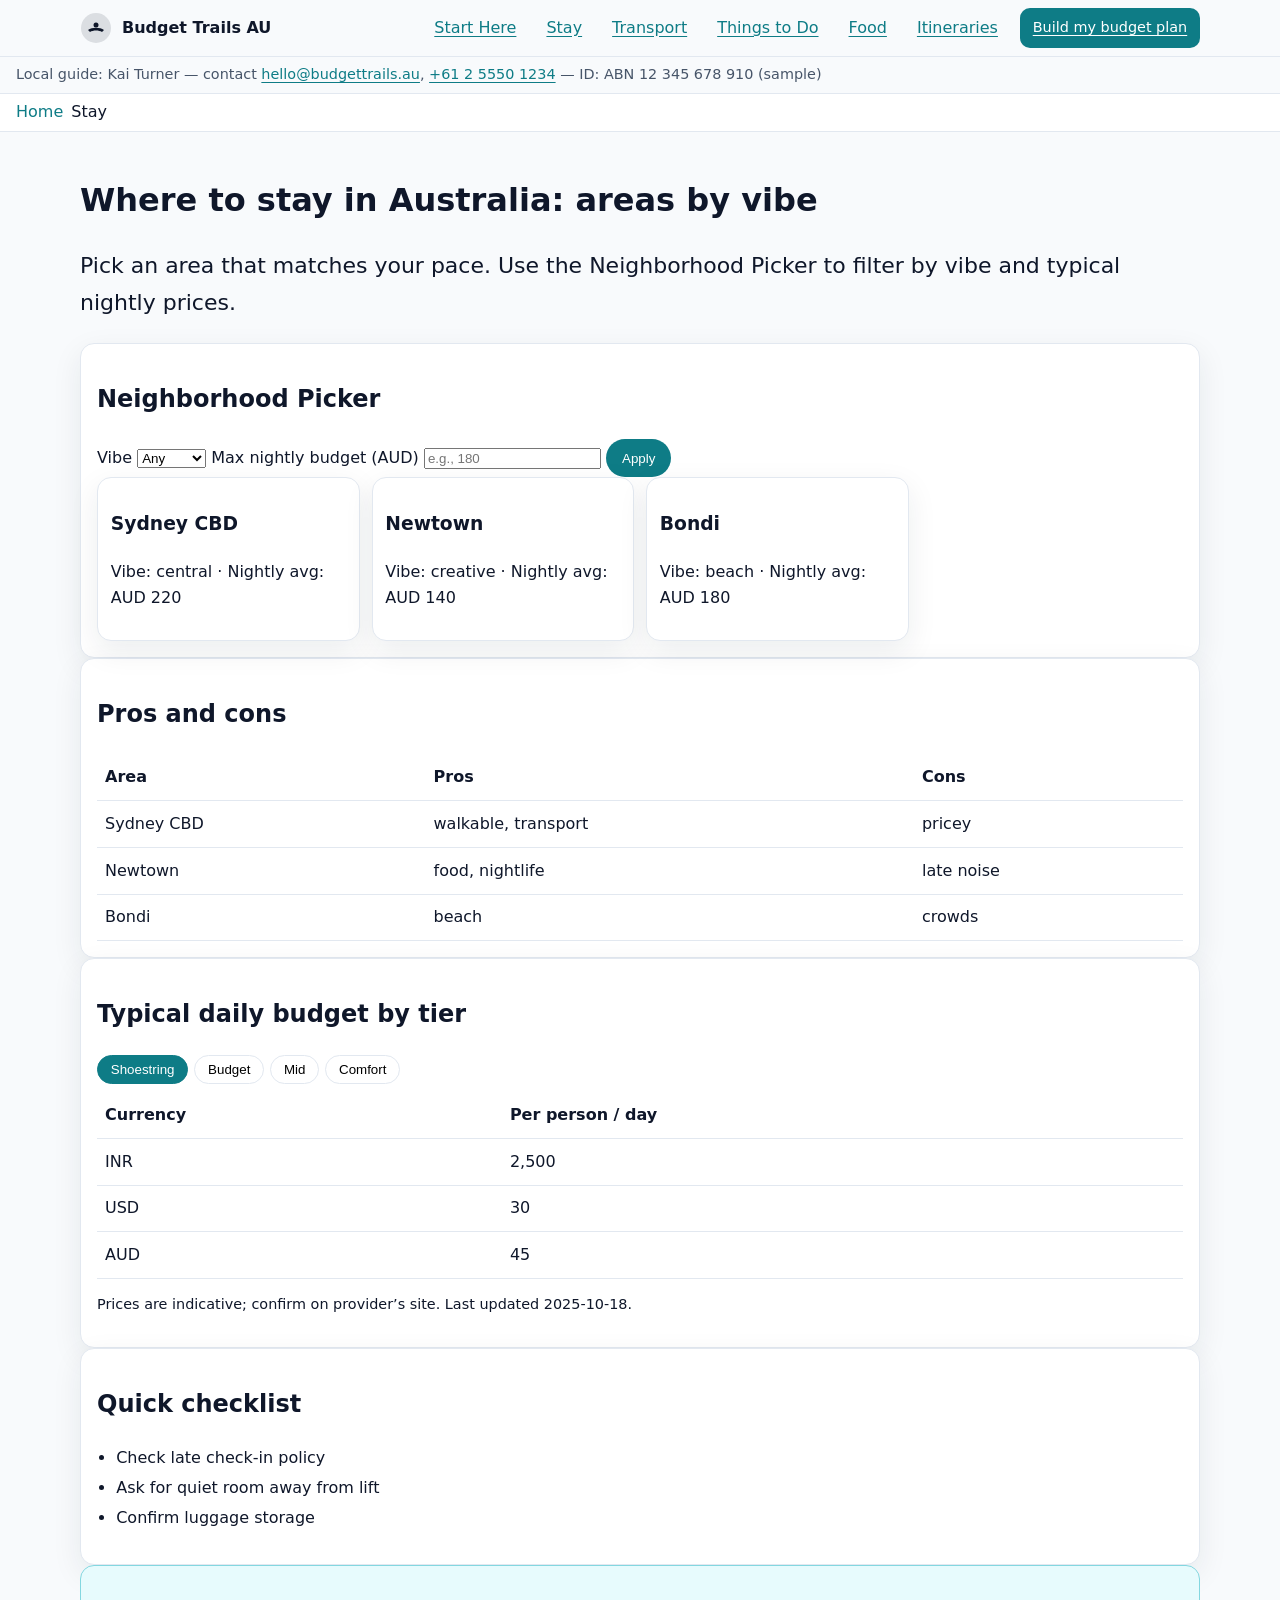
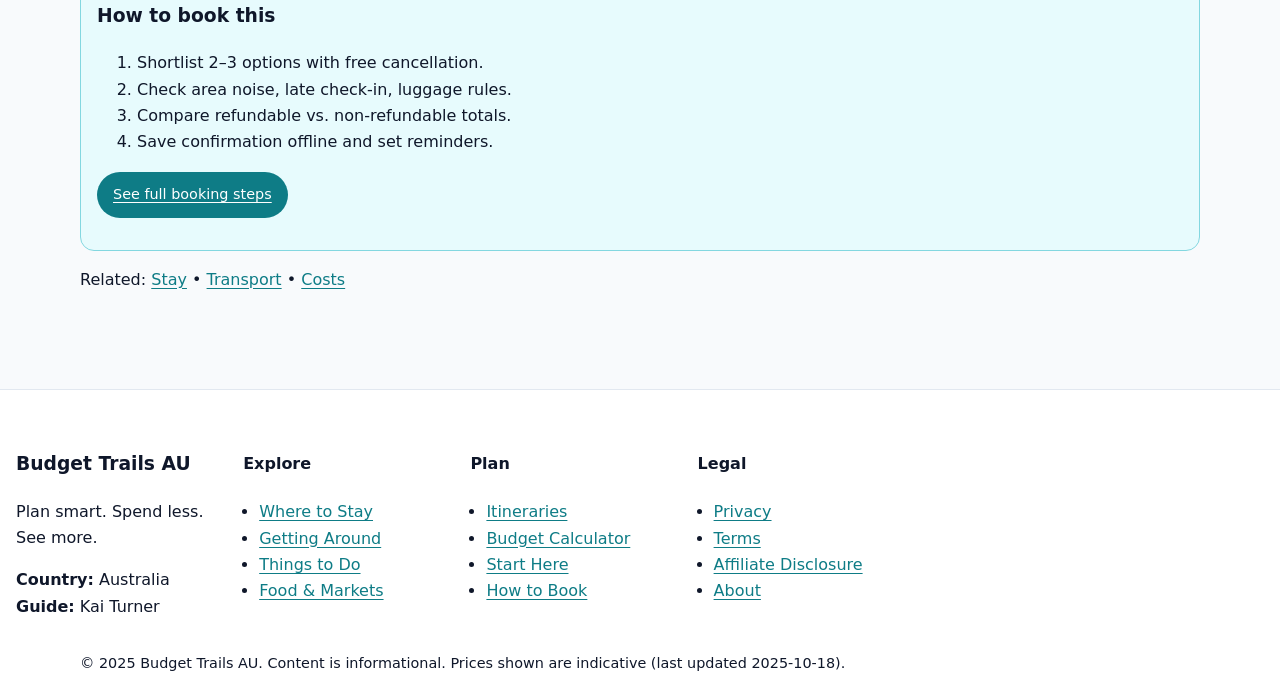
<file: stay.html>
<!DOCTYPE html>
<html lang="en">
<head>
<meta charset="utf-8">
<meta name="viewport" content="width=device-width, initial-scale=1">
<title>Stay — Budget Trails AU</title>
<meta name="description" content="Areas by vibe in Australia with typical costs and a picker tool.">
<link rel="preload" href="assets/styles.css" as="style">
<link rel="stylesheet" href="assets/styles.css">
<script defer src="assets/site.js"></script>
<meta name="theme-color" content="#0e7c86">
</head>
<body>
<a class="skip-link" href="#main">Skip to content</a>
<header class="site-header" role="banner">
  <div class="container row between center">
    <a class="brand" href="index.html">
      <svg class="logo" viewBox="0 0 64 64" aria-hidden="true">
        <circle cx="32" cy="32" r="30" fill="currentColor" opacity=".12"/>
        <path d="M16 36c8-6 24-6 32 0l-4 4c-6-4-18-4-24 0l-4-4z" fill="currentColor"/>
        <circle cx="32" cy="26" r="5" fill="currentColor"/>
      </svg>
      <span class="brand-text">Budget Trails AU</span>
    </a>
    <nav class="site-nav" aria-label="Primary">
      <button class="nav-toggle" aria-expanded="false" aria-controls="nav-list">Menu</button>
      <ul id="nav-list">
        <li><a href="start-here.html">Start Here</a></li>
        <li><a href="stay.html">Stay</a></li>
        <li><a href="transport.html">Transport</a></li>
        <li><a href="things-to-do.html">Things to Do</a></li>
        <li><a href="food.html">Food</a></li>
        <li><a href="itineraries.html">Itineraries</a></li>
        <li><a href="costs.html" class="btn small">Build my budget plan</a></li>
      </ul>
    </nav>
  </div>
  <div class="contact-meta" role="note">
    Local guide: Kai Turner — contact <a href="mailto:hello@budgettrails.au">hello@budgettrails.au</a>, <a href="tel:+61 2 5550 1234">+61 2 5550 1234</a> — ID: ABN 12 345 678 910 (sample)
  </div>
</header>
<nav class="breadcrumb" aria-label="Breadcrumb"><ol><li><a href="index.html">Home</a></li><li aria-current="page">Stay</li></ol></nav>
<main id="main" class="container">

<h1>Where to stay in Australia: areas by vibe</h1>
<p class="lead">Pick an area that matches your pace. Use the Neighborhood Picker to filter by vibe and typical nightly prices.</p>
<section class="card">
  <h2>Neighborhood Picker</h2>
  <div class="picker">
    <label>Vibe
      <select id="vibeFilter"><option value="">Any</option><option>central</option><option>creative</option><option>beach</option></select>
    </label>
    <label>Max nightly budget (AUD)
      <input type="number" id="priceFilter" min="0" step="10" placeholder="e.g., 180">
    </label>
    <button class="btn" id="applyPicker">Apply</button>
  </div>
  <div id="neighborhoodResults" class="list-cards"></div>
</section>
<section class="card">
  <h2>Pros and cons</h2>
  <table class="striped">
    <thead><tr><th>Area</th><th>Pros</th><th>Cons</th></tr></thead>
    <tbody id="areaMatrix"></tbody>
  </table>
</section>

<section class="card">
  <h2>Typical daily budget by tier</h2>
  <div class="tabs" role="tablist" aria-label="Budget tiers">
    <button role="tab" aria-selected="true" aria-controls="tab-ss" id="tabbtn-ss">Shoestring</button>
    <button role="tab" aria-selected="false" aria-controls="tab-bu" id="tabbtn-bu">Budget</button>
    <button role="tab" aria-selected="false" aria-controls="tab-mi" id="tabbtn-mi">Mid</button>
    <button role="tab" aria-selected="false" aria-controls="tab-co" id="tabbtn-co">Comfort</button>
  </div>
  <div id="tab-ss" role="tabpanel" aria-labelledby="tabbtn-ss">
    <table class="striped">
      <thead><tr><th>Currency</th><th>Per person / day</th></tr></thead>
      <tbody>
        <tr><td>INR</td><td data-bind="tier.Shoestring.inr">2,500</td></tr>
        <tr><td>USD</td><td data-bind="tier.Shoestring.usd">30</td></tr>
        <tr><td>AUD</td><td data-bind="tier.Shoestring.local">45</td></tr>
      </tbody>
    </table>
  </div>
  <div id="tab-bu" role="tabpanel" aria-labelledby="tabbtn-bu" hidden>
    <table class="striped"><thead><tr><th>Currency</th><th>Per person / day</th></tr></thead>
      <tbody>
        <tr><td>INR</td><td data-bind="tier.Budget.inr">4,500</td></tr>
        <tr><td>USD</td><td data-bind="tier.Budget.usd">55</td></tr>
        <tr><td>AUD</td><td data-bind="tier.Budget.local">80</td></tr>
      </tbody>
    </table>
  </div>
  <div id="tab-mi" role="tabpanel" aria-labelledby="tabbtn-mi" hidden>
    <table class="striped"><thead><tr><th>Currency</th><th>Per person / day</th></tr></thead>
      <tbody>
        <tr><td>INR</td><td data-bind="tier.Mid.inr">9,000</td></tr>
        <tr><td>USD</td><td data-bind="tier.Mid.usd">110</td></tr>
        <tr><td>AUD</td><td data-bind="tier.Mid.local">160</td></tr>
      </tbody>
    </table>
  </div>
  <div id="tab-co" role="tabpanel" aria-labelledby="tabbtn-co" hidden>
    <table class="striped"><thead><tr><th>Currency</th><th>Per person / day</th></tr></thead>
      <tbody>
        <tr><td>INR</td><td data-bind="tier.Comfort.inr">17,000</td></tr>
        <tr><td>USD</td><td data-bind="tier.Comfort.usd">210</td></tr>
        <tr><td>AUD</td><td data-bind="tier.Comfort.local">300</td></tr>
      </tbody>
    </table>
  </div>
  <p class="small">Prices are indicative; confirm on provider’s site. Last updated <span data-bind="last_updated">2025-10-18</span>.</p>
</section>


<section class="card">
  <h2>Quick checklist</h2>
  <ul class="checklist"><li>Check late check‑in policy</li><li>Ask for quiet room away from lift</li><li>Confirm luggage storage</li></ul>
</section>


<section class="notice info">
  <h3>How to book this</h3>
  <ol class="compact">
    <li>Shortlist 2–3 options with free cancellation.</li>
    <li>Check area noise, late check-in, luggage rules.</li>
    <li>Compare refundable vs. non-refundable totals.</li>
    <li>Save confirmation offline and set reminders.</li>
  </ol>
  <p><a class="btn small" href="how-to-book.html">See full booking steps</a></p>
</section>


<p class="related">Related: <a href="stay.html">Stay</a> • <a href="transport.html">Transport</a> • <a href="costs.html">Costs</a></p>


</main>
<footer class="site-footer" role="contentinfo">
  <div class="container grid four">
    <section>
      <h3>Budget Trails AU</h3>
      <p class="tagline">Plan smart. Spend less. See more.</p>
      <p><strong>Country:</strong> Australia<br>
      <strong>Guide:</strong> Kai Turner</p>
    </section>
    <section>
      <h4>Explore</h4>
      <ul class="list">
        <li><a href="stay.html">Where to Stay</a></li>
        <li><a href="transport.html">Getting Around</a></li>
        <li><a href="things-to-do.html">Things to Do</a></li>
        <li><a href="food.html">Food & Markets</a></li>
      </ul>
    </section>
    <section>
      <h4>Plan</h4>
      <ul class="list">
        <li><a href="itineraries.html">Itineraries</a></li>
        <li><a href="costs.html">Budget Calculator</a></li>
        <li><a href="start-here.html">Start Here</a></li>
        <li><a href="how-to-book.html">How to Book</a></li>
      </ul>
    </section>
    <section>
      <h4>Legal</h4>
      <ul class="list">
        <li><a href="privacy.html">Privacy</a></li>
        <li><a href="terms.html">Terms</a></li>
        <li><a href="affiliate-disclosure.html">Affiliate Disclosure</a></li>
        <li><a href="about.html">About</a></li>
      </ul>
    </section>
  </div>
  <div class="container small">© 2025 Budget Trails AU. Content is informational. Prices shown are indicative (last updated 2025-10-18).</div>
</footer>
</body>
</html>
</file>
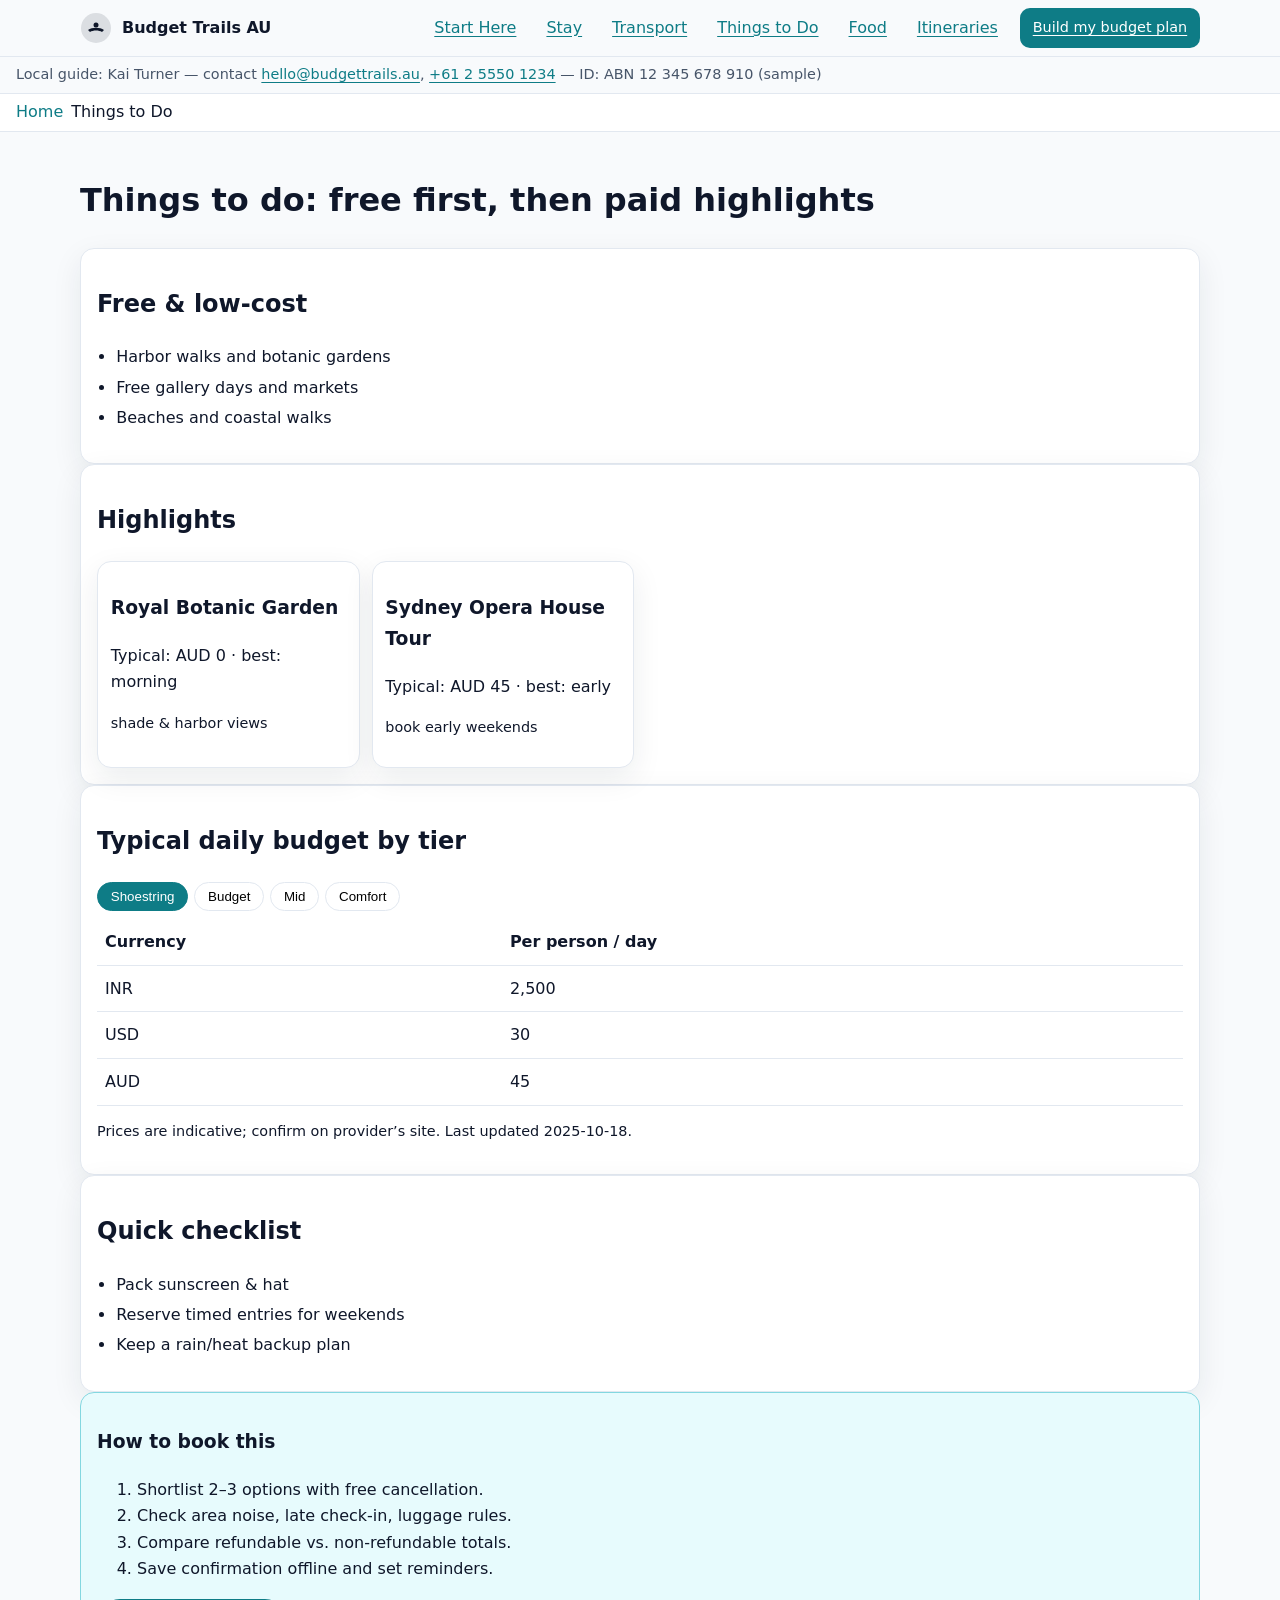
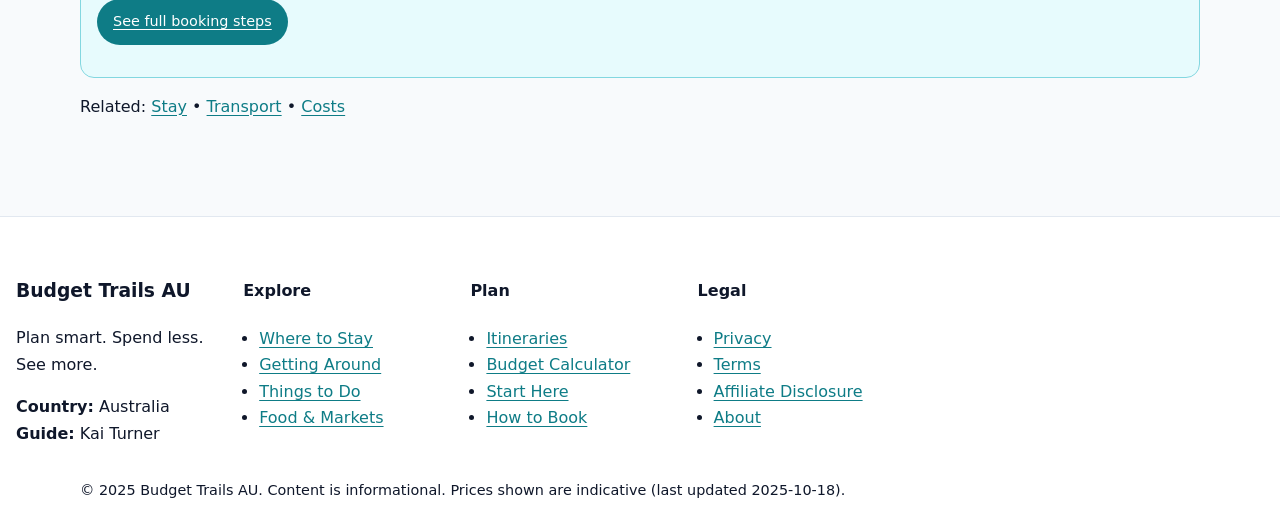
<file: things-to-do.html>
<!DOCTYPE html>
<html lang="en">
<head>
<meta charset="utf-8">
<meta name="viewport" content="width=device-width, initial-scale=1">
<title>Things to Do — Budget Trails AU</title>
<meta name="description" content="Free ideas and paid highlights with timing tips.">
<link rel="preload" href="assets/styles.css" as="style">
<link rel="stylesheet" href="assets/styles.css">
<script defer src="assets/site.js"></script>
<meta name="theme-color" content="#0e7c86">
</head>
<body>
<a class="skip-link" href="#main">Skip to content</a>
<header class="site-header" role="banner">
  <div class="container row between center">
    <a class="brand" href="index.html">
      <svg class="logo" viewBox="0 0 64 64" aria-hidden="true">
        <circle cx="32" cy="32" r="30" fill="currentColor" opacity=".12"/>
        <path d="M16 36c8-6 24-6 32 0l-4 4c-6-4-18-4-24 0l-4-4z" fill="currentColor"/>
        <circle cx="32" cy="26" r="5" fill="currentColor"/>
      </svg>
      <span class="brand-text">Budget Trails AU</span>
    </a>
    <nav class="site-nav" aria-label="Primary">
      <button class="nav-toggle" aria-expanded="false" aria-controls="nav-list">Menu</button>
      <ul id="nav-list">
        <li><a href="start-here.html">Start Here</a></li>
        <li><a href="stay.html">Stay</a></li>
        <li><a href="transport.html">Transport</a></li>
        <li><a href="things-to-do.html">Things to Do</a></li>
        <li><a href="food.html">Food</a></li>
        <li><a href="itineraries.html">Itineraries</a></li>
        <li><a href="costs.html" class="btn small">Build my budget plan</a></li>
      </ul>
    </nav>
  </div>
  <div class="contact-meta" role="note">
    Local guide: Kai Turner — contact <a href="mailto:hello@budgettrails.au">hello@budgettrails.au</a>, <a href="tel:+61 2 5550 1234">+61 2 5550 1234</a> — ID: ABN 12 345 678 910 (sample)
  </div>
</header>
<nav class="breadcrumb" aria-label="Breadcrumb"><ol><li><a href="index.html">Home</a></li><li aria-current="page">Things to Do</li></ol></nav>
<main id="main" class="container">

<h1>Things to do: free first, then paid highlights</h1>
<section class="card">
  <h2>Free & low‑cost</h2>
  <ul class="checklist">
    <li>Harbor walks and botanic gardens</li>
    <li>Free gallery days and markets</li>
    <li>Beaches and coastal walks</li>
  </ul>
</section>
<section class="card">
  <h2>Highlights</h2>
  <div id="attractionList" class="list-cards"></div>
</section>

<section class="card">
  <h2>Typical daily budget by tier</h2>
  <div class="tabs" role="tablist" aria-label="Budget tiers">
    <button role="tab" aria-selected="true" aria-controls="tab-ss" id="tabbtn-ss">Shoestring</button>
    <button role="tab" aria-selected="false" aria-controls="tab-bu" id="tabbtn-bu">Budget</button>
    <button role="tab" aria-selected="false" aria-controls="tab-mi" id="tabbtn-mi">Mid</button>
    <button role="tab" aria-selected="false" aria-controls="tab-co" id="tabbtn-co">Comfort</button>
  </div>
  <div id="tab-ss" role="tabpanel" aria-labelledby="tabbtn-ss">
    <table class="striped">
      <thead><tr><th>Currency</th><th>Per person / day</th></tr></thead>
      <tbody>
        <tr><td>INR</td><td data-bind="tier.Shoestring.inr">2,500</td></tr>
        <tr><td>USD</td><td data-bind="tier.Shoestring.usd">30</td></tr>
        <tr><td>AUD</td><td data-bind="tier.Shoestring.local">45</td></tr>
      </tbody>
    </table>
  </div>
  <div id="tab-bu" role="tabpanel" aria-labelledby="tabbtn-bu" hidden>
    <table class="striped"><thead><tr><th>Currency</th><th>Per person / day</th></tr></thead>
      <tbody>
        <tr><td>INR</td><td data-bind="tier.Budget.inr">4,500</td></tr>
        <tr><td>USD</td><td data-bind="tier.Budget.usd">55</td></tr>
        <tr><td>AUD</td><td data-bind="tier.Budget.local">80</td></tr>
      </tbody>
    </table>
  </div>
  <div id="tab-mi" role="tabpanel" aria-labelledby="tabbtn-mi" hidden>
    <table class="striped"><thead><tr><th>Currency</th><th>Per person / day</th></tr></thead>
      <tbody>
        <tr><td>INR</td><td data-bind="tier.Mid.inr">9,000</td></tr>
        <tr><td>USD</td><td data-bind="tier.Mid.usd">110</td></tr>
        <tr><td>AUD</td><td data-bind="tier.Mid.local">160</td></tr>
      </tbody>
    </table>
  </div>
  <div id="tab-co" role="tabpanel" aria-labelledby="tabbtn-co" hidden>
    <table class="striped"><thead><tr><th>Currency</th><th>Per person / day</th></tr></thead>
      <tbody>
        <tr><td>INR</td><td data-bind="tier.Comfort.inr">17,000</td></tr>
        <tr><td>USD</td><td data-bind="tier.Comfort.usd">210</td></tr>
        <tr><td>AUD</td><td data-bind="tier.Comfort.local">300</td></tr>
      </tbody>
    </table>
  </div>
  <p class="small">Prices are indicative; confirm on provider’s site. Last updated <span data-bind="last_updated">2025-10-18</span>.</p>
</section>


<section class="card">
  <h2>Quick checklist</h2>
  <ul class="checklist"><li>Pack sunscreen & hat</li><li>Reserve timed entries for weekends</li><li>Keep a rain/heat backup plan</li></ul>
</section>


<section class="notice info">
  <h3>How to book this</h3>
  <ol class="compact">
    <li>Shortlist 2–3 options with free cancellation.</li>
    <li>Check area noise, late check-in, luggage rules.</li>
    <li>Compare refundable vs. non-refundable totals.</li>
    <li>Save confirmation offline and set reminders.</li>
  </ol>
  <p><a class="btn small" href="how-to-book.html">See full booking steps</a></p>
</section>


<p class="related">Related: <a href="stay.html">Stay</a> • <a href="transport.html">Transport</a> • <a href="costs.html">Costs</a></p>


</main>
<footer class="site-footer" role="contentinfo">
  <div class="container grid four">
    <section>
      <h3>Budget Trails AU</h3>
      <p class="tagline">Plan smart. Spend less. See more.</p>
      <p><strong>Country:</strong> Australia<br>
      <strong>Guide:</strong> Kai Turner</p>
    </section>
    <section>
      <h4>Explore</h4>
      <ul class="list">
        <li><a href="stay.html">Where to Stay</a></li>
        <li><a href="transport.html">Getting Around</a></li>
        <li><a href="things-to-do.html">Things to Do</a></li>
        <li><a href="food.html">Food & Markets</a></li>
      </ul>
    </section>
    <section>
      <h4>Plan</h4>
      <ul class="list">
        <li><a href="itineraries.html">Itineraries</a></li>
        <li><a href="costs.html">Budget Calculator</a></li>
        <li><a href="start-here.html">Start Here</a></li>
        <li><a href="how-to-book.html">How to Book</a></li>
      </ul>
    </section>
    <section>
      <h4>Legal</h4>
      <ul class="list">
        <li><a href="privacy.html">Privacy</a></li>
        <li><a href="terms.html">Terms</a></li>
        <li><a href="affiliate-disclosure.html">Affiliate Disclosure</a></li>
        <li><a href="about.html">About</a></li>
      </ul>
    </section>
  </div>
  <div class="container small">© 2025 Budget Trails AU. Content is informational. Prices shown are indicative (last updated 2025-10-18).</div>
</footer>
</body>
</html>
</file>
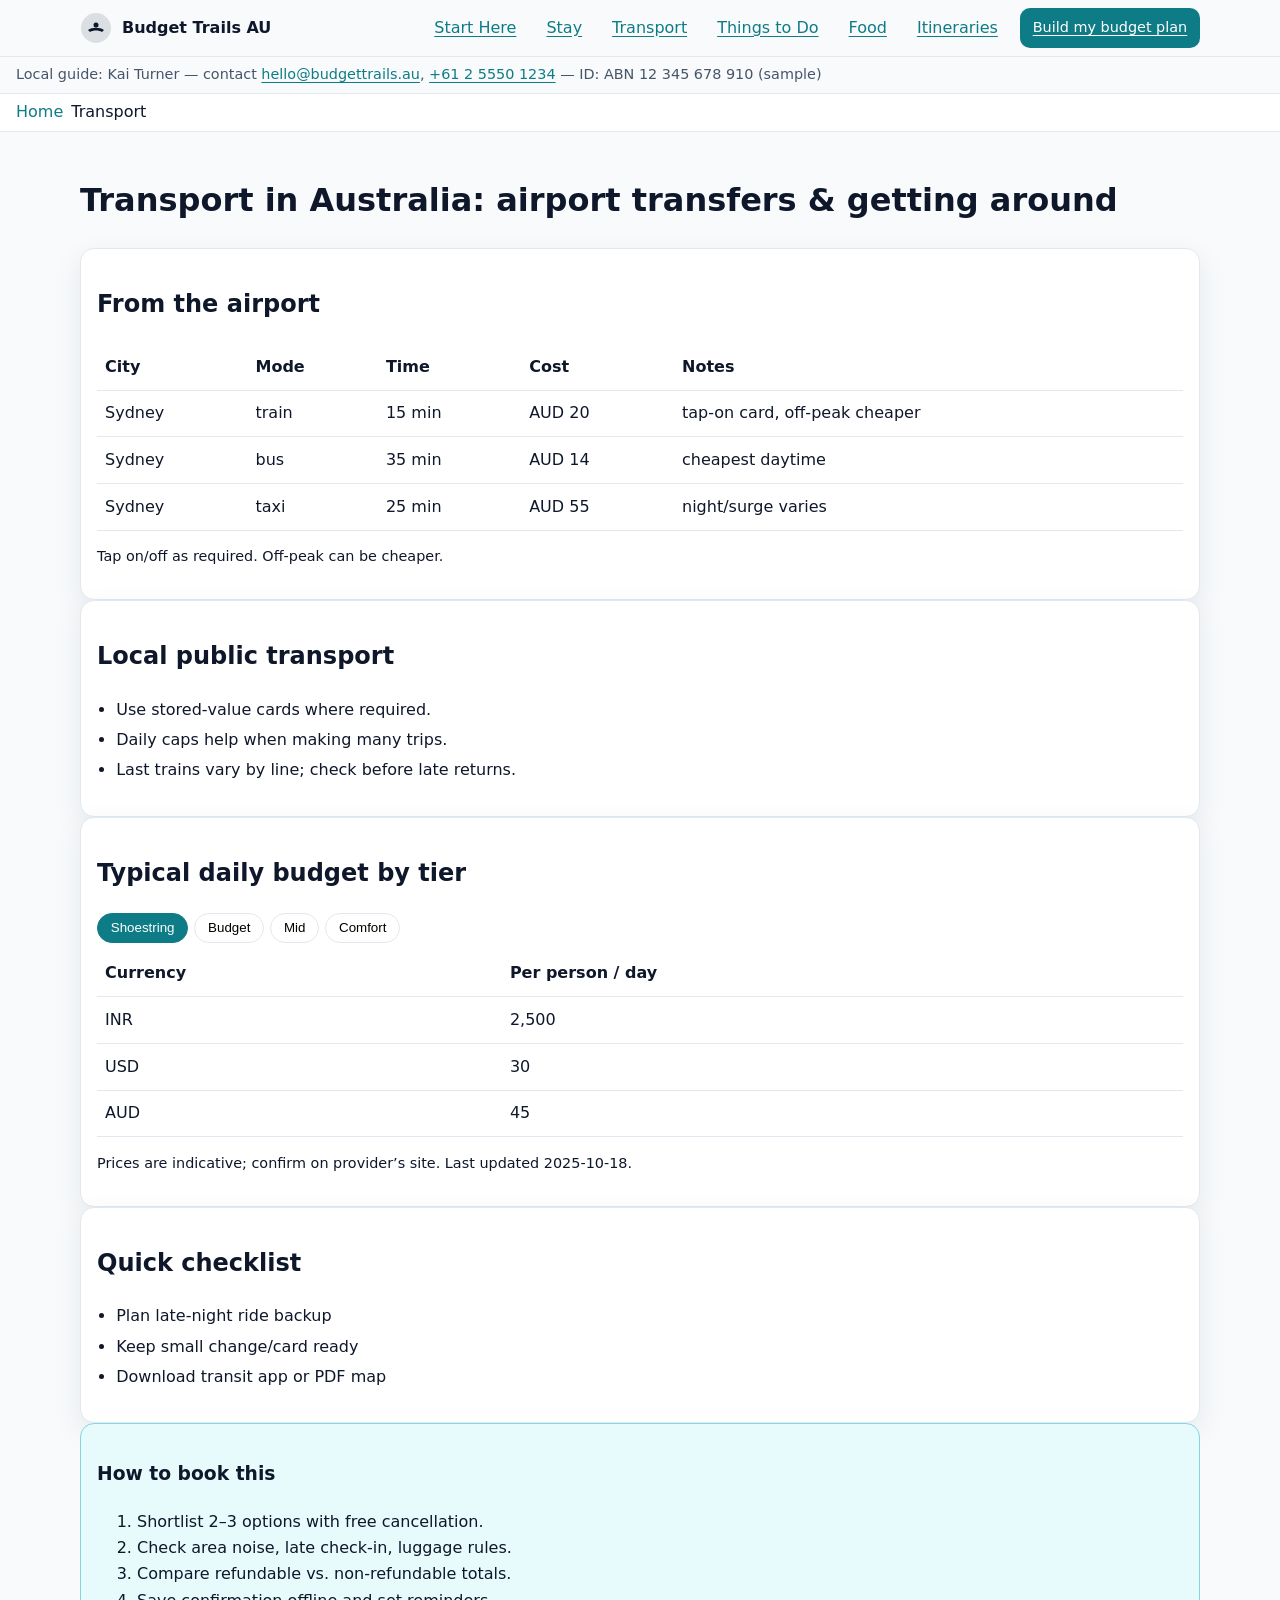
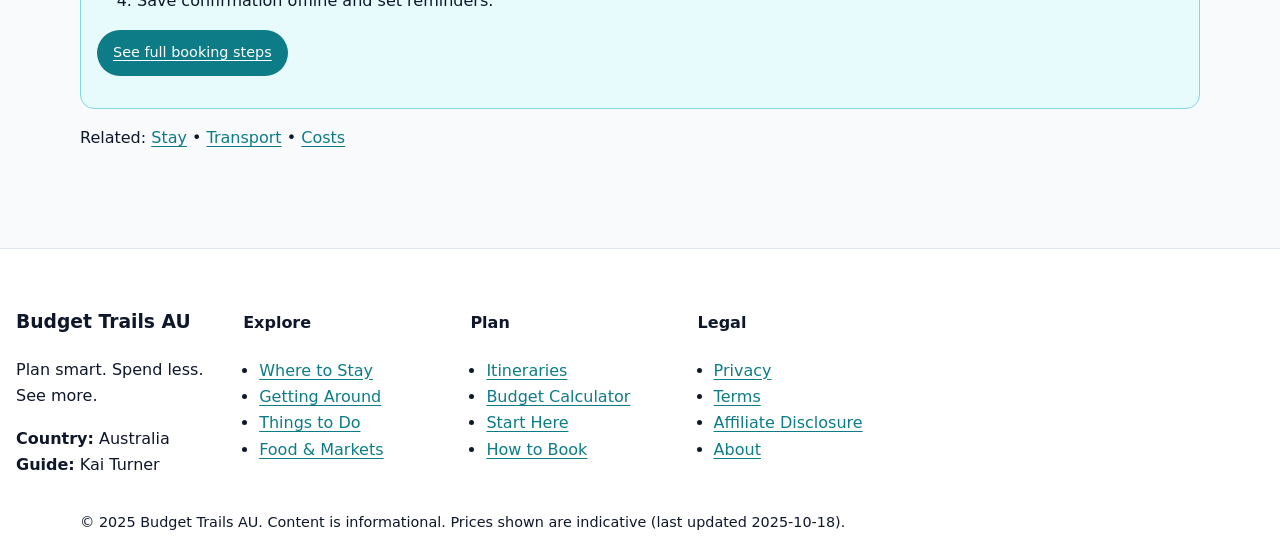
<file: transport.html>
<!DOCTYPE html>
<html lang="en">
<head>
<meta charset="utf-8">
<meta name="viewport" content="width=device-width, initial-scale=1">
<title>Transport — Budget Trails AU</title>
<meta name="description" content="Airport to city and moving around cheaply, safely, and on time.">
<link rel="preload" href="assets/styles.css" as="style">
<link rel="stylesheet" href="assets/styles.css">
<script defer src="assets/site.js"></script>
<meta name="theme-color" content="#0e7c86">
</head>
<body>
<a class="skip-link" href="#main">Skip to content</a>
<header class="site-header" role="banner">
  <div class="container row between center">
    <a class="brand" href="index.html">
      <svg class="logo" viewBox="0 0 64 64" aria-hidden="true">
        <circle cx="32" cy="32" r="30" fill="currentColor" opacity=".12"/>
        <path d="M16 36c8-6 24-6 32 0l-4 4c-6-4-18-4-24 0l-4-4z" fill="currentColor"/>
        <circle cx="32" cy="26" r="5" fill="currentColor"/>
      </svg>
      <span class="brand-text">Budget Trails AU</span>
    </a>
    <nav class="site-nav" aria-label="Primary">
      <button class="nav-toggle" aria-expanded="false" aria-controls="nav-list">Menu</button>
      <ul id="nav-list">
        <li><a href="start-here.html">Start Here</a></li>
        <li><a href="stay.html">Stay</a></li>
        <li><a href="transport.html">Transport</a></li>
        <li><a href="things-to-do.html">Things to Do</a></li>
        <li><a href="food.html">Food</a></li>
        <li><a href="itineraries.html">Itineraries</a></li>
        <li><a href="costs.html" class="btn small">Build my budget plan</a></li>
      </ul>
    </nav>
  </div>
  <div class="contact-meta" role="note">
    Local guide: Kai Turner — contact <a href="mailto:hello@budgettrails.au">hello@budgettrails.au</a>, <a href="tel:+61 2 5550 1234">+61 2 5550 1234</a> — ID: ABN 12 345 678 910 (sample)
  </div>
</header>
<nav class="breadcrumb" aria-label="Breadcrumb"><ol><li><a href="index.html">Home</a></li><li aria-current="page">Transport</li></ol></nav>
<main id="main" class="container">

<h1>Transport in Australia: airport transfers & getting around</h1>
<section class="card">
  <h2>From the airport</h2>
  <div id="airportTable"></div>
  <p class="small">Tap on/off as required. Off‑peak can be cheaper.</p>
</section>
<section class="card">
  <h2>Local public transport</h2>
  <ul class="checklist">
    <li>Use stored‑value cards where required.</li>
    <li>Daily caps help when making many trips.</li>
    <li>Last trains vary by line; check before late returns.</li>
  </ul>
</section>

<section class="card">
  <h2>Typical daily budget by tier</h2>
  <div class="tabs" role="tablist" aria-label="Budget tiers">
    <button role="tab" aria-selected="true" aria-controls="tab-ss" id="tabbtn-ss">Shoestring</button>
    <button role="tab" aria-selected="false" aria-controls="tab-bu" id="tabbtn-bu">Budget</button>
    <button role="tab" aria-selected="false" aria-controls="tab-mi" id="tabbtn-mi">Mid</button>
    <button role="tab" aria-selected="false" aria-controls="tab-co" id="tabbtn-co">Comfort</button>
  </div>
  <div id="tab-ss" role="tabpanel" aria-labelledby="tabbtn-ss">
    <table class="striped">
      <thead><tr><th>Currency</th><th>Per person / day</th></tr></thead>
      <tbody>
        <tr><td>INR</td><td data-bind="tier.Shoestring.inr">2,500</td></tr>
        <tr><td>USD</td><td data-bind="tier.Shoestring.usd">30</td></tr>
        <tr><td>AUD</td><td data-bind="tier.Shoestring.local">45</td></tr>
      </tbody>
    </table>
  </div>
  <div id="tab-bu" role="tabpanel" aria-labelledby="tabbtn-bu" hidden>
    <table class="striped"><thead><tr><th>Currency</th><th>Per person / day</th></tr></thead>
      <tbody>
        <tr><td>INR</td><td data-bind="tier.Budget.inr">4,500</td></tr>
        <tr><td>USD</td><td data-bind="tier.Budget.usd">55</td></tr>
        <tr><td>AUD</td><td data-bind="tier.Budget.local">80</td></tr>
      </tbody>
    </table>
  </div>
  <div id="tab-mi" role="tabpanel" aria-labelledby="tabbtn-mi" hidden>
    <table class="striped"><thead><tr><th>Currency</th><th>Per person / day</th></tr></thead>
      <tbody>
        <tr><td>INR</td><td data-bind="tier.Mid.inr">9,000</td></tr>
        <tr><td>USD</td><td data-bind="tier.Mid.usd">110</td></tr>
        <tr><td>AUD</td><td data-bind="tier.Mid.local">160</td></tr>
      </tbody>
    </table>
  </div>
  <div id="tab-co" role="tabpanel" aria-labelledby="tabbtn-co" hidden>
    <table class="striped"><thead><tr><th>Currency</th><th>Per person / day</th></tr></thead>
      <tbody>
        <tr><td>INR</td><td data-bind="tier.Comfort.inr">17,000</td></tr>
        <tr><td>USD</td><td data-bind="tier.Comfort.usd">210</td></tr>
        <tr><td>AUD</td><td data-bind="tier.Comfort.local">300</td></tr>
      </tbody>
    </table>
  </div>
  <p class="small">Prices are indicative; confirm on provider’s site. Last updated <span data-bind="last_updated">2025-10-18</span>.</p>
</section>


<section class="card">
  <h2>Quick checklist</h2>
  <ul class="checklist"><li>Plan late‑night ride backup</li><li>Keep small change/card ready</li><li>Download transit app or PDF map</li></ul>
</section>


<section class="notice info">
  <h3>How to book this</h3>
  <ol class="compact">
    <li>Shortlist 2–3 options with free cancellation.</li>
    <li>Check area noise, late check-in, luggage rules.</li>
    <li>Compare refundable vs. non-refundable totals.</li>
    <li>Save confirmation offline and set reminders.</li>
  </ol>
  <p><a class="btn small" href="how-to-book.html">See full booking steps</a></p>
</section>


<p class="related">Related: <a href="stay.html">Stay</a> • <a href="transport.html">Transport</a> • <a href="costs.html">Costs</a></p>


</main>
<footer class="site-footer" role="contentinfo">
  <div class="container grid four">
    <section>
      <h3>Budget Trails AU</h3>
      <p class="tagline">Plan smart. Spend less. See more.</p>
      <p><strong>Country:</strong> Australia<br>
      <strong>Guide:</strong> Kai Turner</p>
    </section>
    <section>
      <h4>Explore</h4>
      <ul class="list">
        <li><a href="stay.html">Where to Stay</a></li>
        <li><a href="transport.html">Getting Around</a></li>
        <li><a href="things-to-do.html">Things to Do</a></li>
        <li><a href="food.html">Food & Markets</a></li>
      </ul>
    </section>
    <section>
      <h4>Plan</h4>
      <ul class="list">
        <li><a href="itineraries.html">Itineraries</a></li>
        <li><a href="costs.html">Budget Calculator</a></li>
        <li><a href="start-here.html">Start Here</a></li>
        <li><a href="how-to-book.html">How to Book</a></li>
      </ul>
    </section>
    <section>
      <h4>Legal</h4>
      <ul class="list">
        <li><a href="privacy.html">Privacy</a></li>
        <li><a href="terms.html">Terms</a></li>
        <li><a href="affiliate-disclosure.html">Affiliate Disclosure</a></li>
        <li><a href="about.html">About</a></li>
      </ul>
    </section>
  </div>
  <div class="container small">© 2025 Budget Trails AU. Content is informational. Prices shown are indicative (last updated 2025-10-18).</div>
</footer>
</body>
</html>
</file>
<file: assets/styles.css>
:root{
  --bg:#f8fafc; --ink:#0f172a; --muted:#475569;
  --brand:#0e7c86; --brand-2:#0ea5a3; --card:#ffffff;
  --line:#e2e8f0; --ok:#16a34a; --warn:#ca8a04; --err:#dc2626;
  --radius:14px; --space:16px; --max:72rem;
  --shadow:0 10px 30px rgba(2,44,53,.08);
  --ease:cubic-bezier(.2,.7,.3,1);
  --fade: 260ms var(--ease);
  --step-0: clamp(15px, 3.5vw, 16px);
  --step-1: clamp(18px, 4vw, 22px);
  --step-2: clamp(22px, 5vw, 28px);
  --step-3: clamp(26px, 6vw, 34px);
}
@media (prefers-color-scheme: dark){
  :root{ --bg:#0b1b20; --ink:#e6f2f4; --muted:#9fb4b8; --card:#0f2429; --line:#17383f; }
}
*{box-sizing:border-box}
html,body{margin:0;background:var(--bg);color:var(--ink);font-family: system-ui, -apple-system, Segoe UI, Roboto, Arial, sans-serif;font-size:var(--step-0);line-height:1.65}
img{max-width:100%;height:auto}
a{color:var(--brand);text-underline-offset:.2em}
main.container{padding-top:1.25rem;padding-bottom:2rem}
.container{max-width:var(--max);margin:auto;padding:0 var(--space)}
.site-header{position:sticky;top:0;background:var(--bg);box-shadow:0 1px 0 var(--line);z-index:20}
.site-header .row{display:flex;gap:12px;min-height:56px}
.row.between{justify-content:space-between}.row.center{align-items:center}
.brand{display:flex;align-items:center;gap:10px;color:inherit;text-decoration:none}
.logo{width:32px;height:32px}
.brand-text{font-weight:700}
.site-nav ul{list-style:none;display:flex;gap:14px;margin:0;padding:0;align-items:center}
.site-nav ul li a{display:block;padding:.6rem .5rem;border-radius:10px}
.site-nav ul li a:hover{background:rgba(14,124,134,.08)}
.site-nav .btn.small{padding:.5rem .8rem}
.nav-toggle{display:none;border:1px solid var(--line);background:transparent;padding:.4rem .6rem;border-radius:10px}
@media (max-width: 820px){
  .site-nav ul{display:none;position:absolute;right:12px;top:60px;background:var(--bg);box-shadow:var(--shadow);padding:12px;border:1px solid var(--line);border-radius:var(--radius);flex-direction:column;min-width:240px}
  .nav-toggle{display:inline-block}
}
.contact-meta{font-size:.9rem;color:var(--muted);border-top:1px solid var(--line);padding:6px var(--space)}
.breadcrumb{border-bottom:1px solid var(--line);background:var(--card)}
.breadcrumb ol{list-style:none;margin:0;padding:6px var(--space);display:flex;gap:8px;flex-wrap:wrap}
.breadcrumb a{text-decoration:none}
.hero{padding:2.6rem 0 1.6rem}
.hero.splash{
  background:linear-gradient(45deg, var(--brand), var(--brand-2));
  color:white;
  border-bottom: 1px solid var(--line);
}
.hero h1{font-size:var(--step-3);line-height:1.2;margin:0 0 .4rem}
.hero p{max-width:60ch}
.lead{font-size:var(--step-1)}
.grid{display:grid;gap:16px;margin:1rem 0}
.grid.two{grid-template-columns: repeat(auto-fill, minmax(260px,1fr))}
.grid.three{grid-template-columns: repeat(auto-fill, minmax(180px,1fr))}
.grid.four{grid-template-columns: repeat(auto-fill, minmax(200px,1fr))}
.card{background:var(--card);border:1px solid var(--line);border-radius:var(--radius);padding:1rem;box-shadow:var(--shadow)}
.list{padding-left:1rem}
.list-cards{display:grid;grid-template-columns: repeat(auto-fill, minmax(220px,1fr)); gap:12px}
.list-cards > *{background:var(--card);border:1px solid var(--line);border-radius:var(--radius);padding:0.8rem}
.striped{width:100%;border-collapse:collapse}
.striped th, .striped td{border-bottom:1px solid var(--line);padding:.6rem .5rem;text-align:left;vertical-align:top}
.notice{background: #fdf7e7;border:1px solid #f3d783;border-radius:var(--radius);padding:1rem}
.notice.info{background:#e7fbfd;border-color:#83d7e0}
.badge{display:inline-block;border:1px solid var(--line);padding:.25rem .5rem;border-radius:999px;font-size:.8rem}
.btn{display:inline-block;background:var(--brand);color:white;border:none;border-radius:999px;padding:.7rem 1rem;cursor:pointer;transition:transform .1s}
.btn:hover{transform:translateY(-1px)}
.btn.ghost{background:transparent;color:var(--brand);border:1px solid var(--brand)}
.small{font-size:.9rem}
.checklist{padding-left:1.2rem}
.checklist li{margin:.25rem 0}
.timeline{counter-reset: step}
.timeline li{position:relative;padding-left:2rem;margin:.35rem 0}
.timeline li::before{counter-increment: step; content: counter(step); position:absolute;left:0;top:0.1rem;background:var(--brand);color:#fff;width:1.4rem;height:1.4rem;border-radius:50%;display:grid;place-items:center;font-size:.8rem}
.skip-link{position:absolute;left:-9999px;top:auto}
.skip-link:focus{left:8px;top:8px;background:#fff;padding:.4rem;border:1px solid var(--brand)}
.site-footer{margin-top:3rem;border-top:1px solid var(--line);padding:1.5rem 0;background:var(--card)}
.related{margin-top:1rem}
/* Tabs */
.tabs{display:flex;gap:6px;margin:.5rem 0;flex-wrap:wrap}
[role="tab"]{background:transparent;border:1px solid var(--line);border-radius:999px;padding:.4rem .8rem}
[role="tab"][aria-selected="true"]{background:var(--brand);color:#fff;border-color:var(--brand)}
[role="tabpanel"]{margin-top:.5rem}
/* Accordion */
.accordion .item{border:1px solid var(--line);border-radius:var(--radius);margin:.5rem 0;overflow:hidden}
.accordion button{width:100%;text-align:left;padding:.8rem;background:var(--card);border:0}
.accordion .panel{padding:.8rem;border-top:1px solid var(--line)}
/* Animations */
.reveal{opacity:0; transform: translateY(18px); transition: opacity var(--fade), transform var(--fade)}
.reveal.is-visible{opacity:1; transform:none}
.progress{height:8px;background:var(--line);border-radius:999px;margin:.8rem 0;overflow:hidden}
.progress #prog{height:100%;width:0;background:var(--brand-2)}
@media (prefers-reduced-motion: reduce){
  *{transition:none!important; animation:none!important}
  .reveal{opacity:1; transform:none}
}
@media print{
  .site-header,.site-footer,.breadcrumb,.contact-meta,.btn,.notice,.tabs{display:none!important}
  main{padding:0}
}
</file>
<file: assets/popup.css>
.modal-backdrop{
  position:fixed; inset:0; display:none;
  align-items:center; justify-content:center;
  background:rgba(0,0,0,.55); z-index:9999;
}
 
.modal{
  background:#fff; width:90%; max-width:420px;
  padding:24px 28px; border-radius:14px;
  box-shadow:0 8px 30px rgba(0,0,0,.25);
  font-family:Inter,system-ui,Arial,sans-serif; text-align:center;
}
 
.modal h3{margin:0 0 10px; font-size:1.25rem; color:#111827;}
.modal p{margin:0 0 18px; color:#374151; line-height:1.6; font-size:.95rem;}
 
.modal-actions{display:flex; gap:12px; justify-content:center; flex-wrap:wrap;}
 
.btn{border:0; padding:10px 16px; border-radius:8px; cursor:pointer; font-weight:600;}
.btn:hover{filter:brightness(0.97);}
.btn.ghost{background:#f3f4f6; color:#111;}
.btn{background:#2563eb; color:#fff;}
 
 
/* instruction */
/* index.html */
/* <link rel="stylesheet" href="assets/css/popup.css">
<script src="assets/js/popup.js" defer></script>
<script>
  document.addEventListener('DOMContentLoaded', () => {
    PopupIndex(); // only for index.html
  });
</script> */
 
/* lander.html */
/* <link rel="stylesheet" href="assets/css/popup.css">
<script src="assets/js/popup.js" defer></script>
<script>
  document.addEventListener('DOMContentLoaded', () => {
    PopupLander(); // only for lander.html
  });
</script> */
</file>
